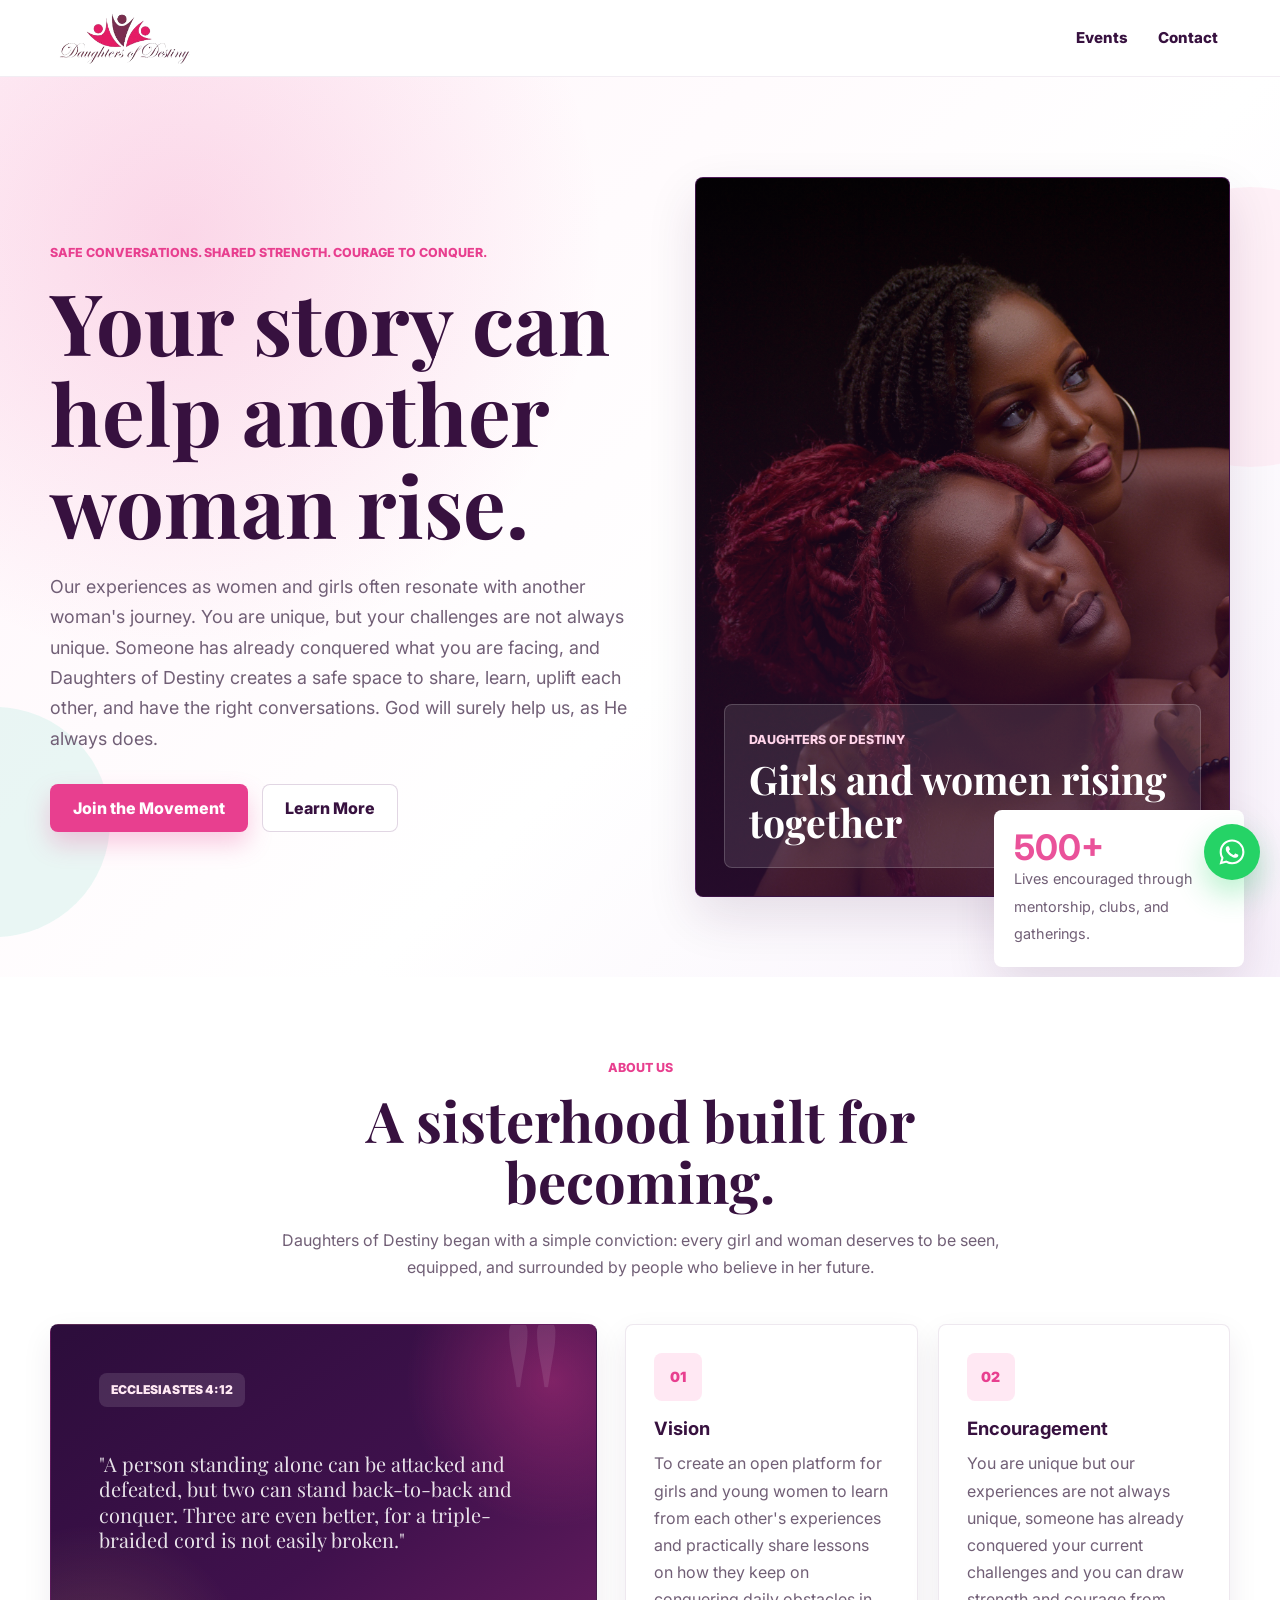
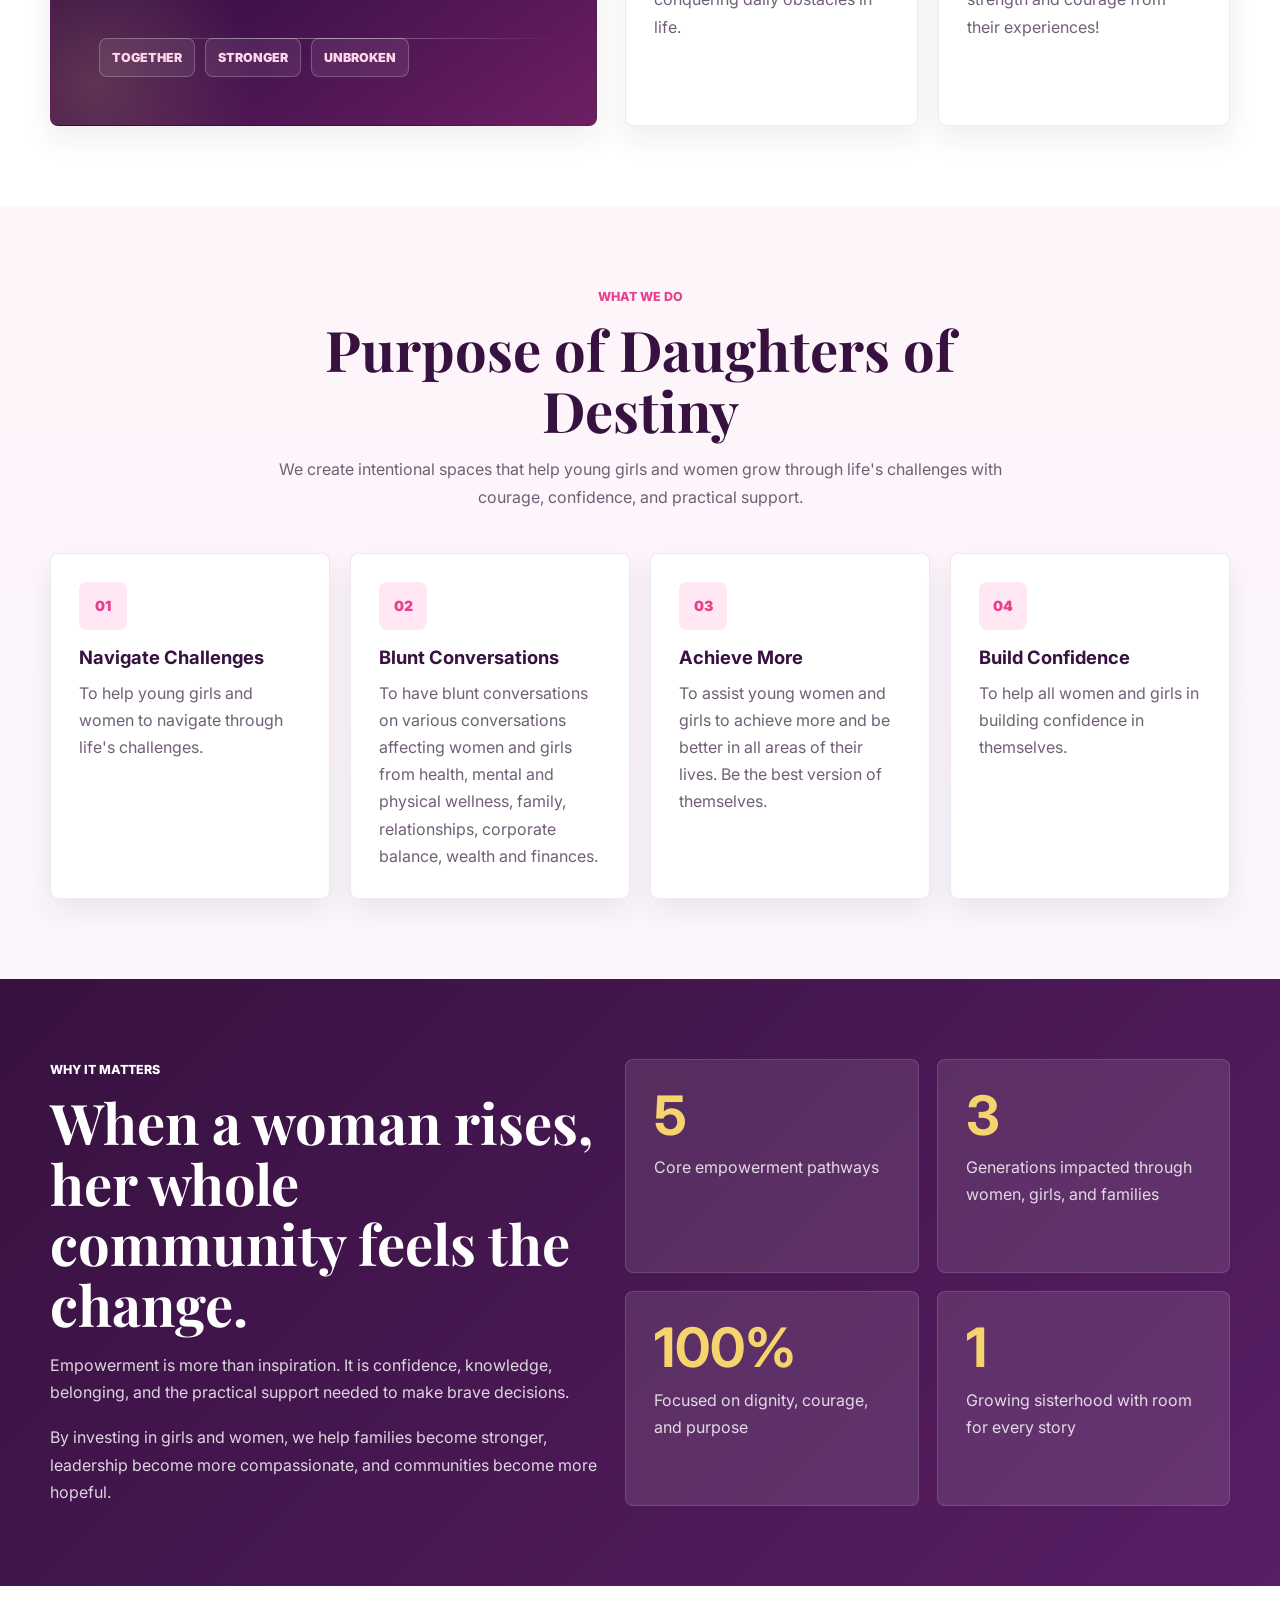
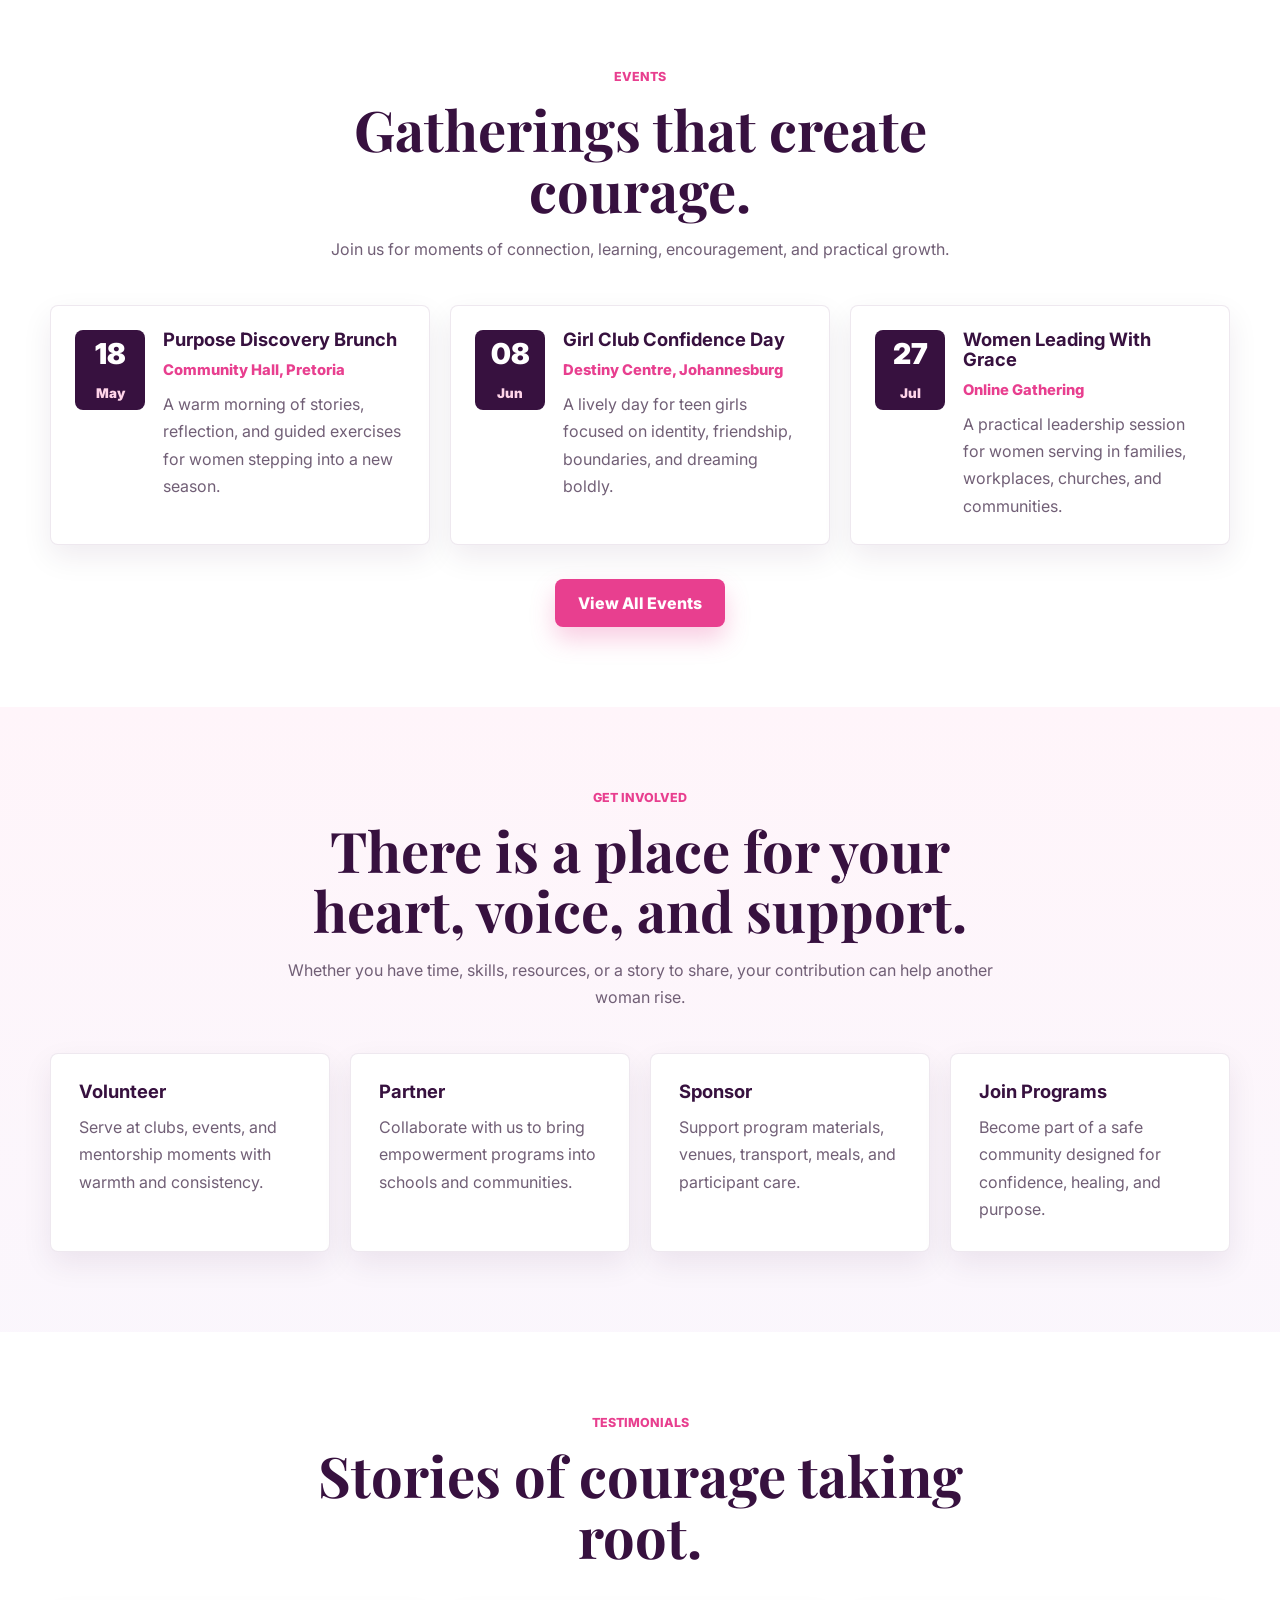
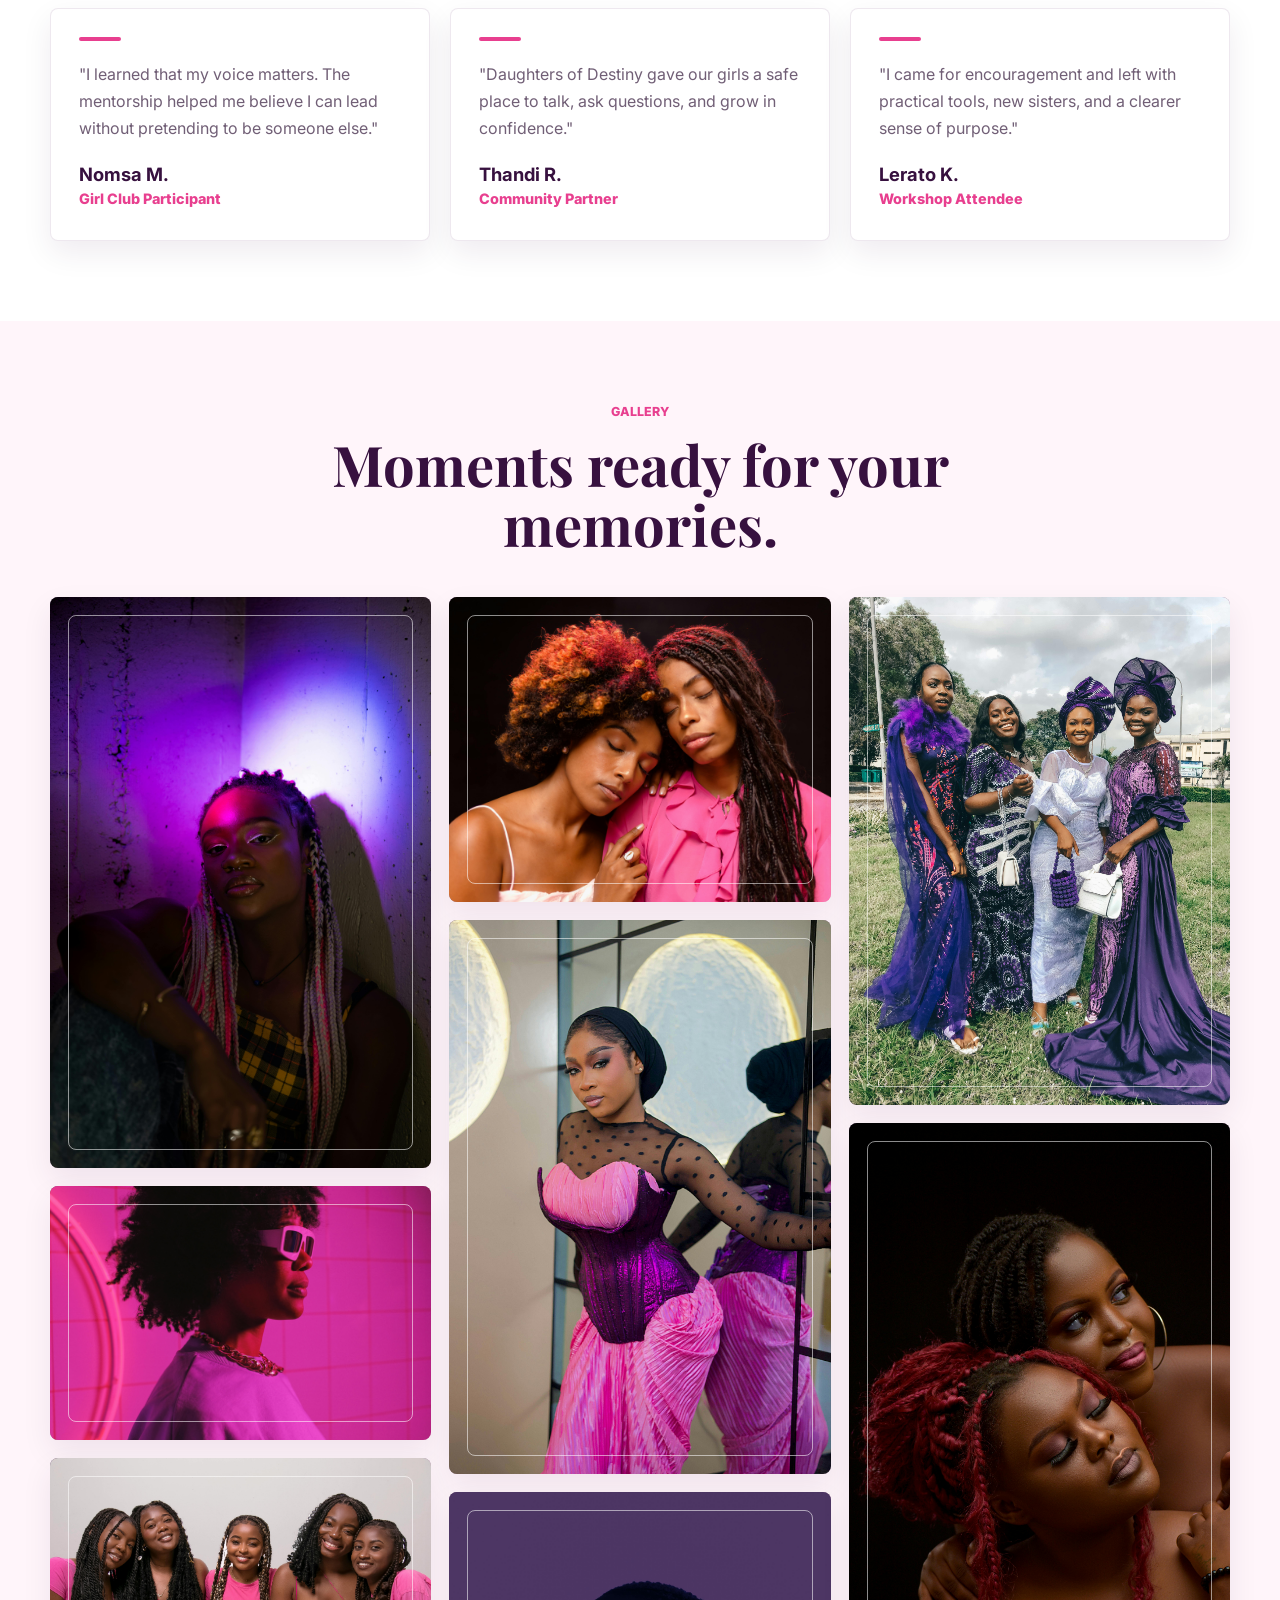
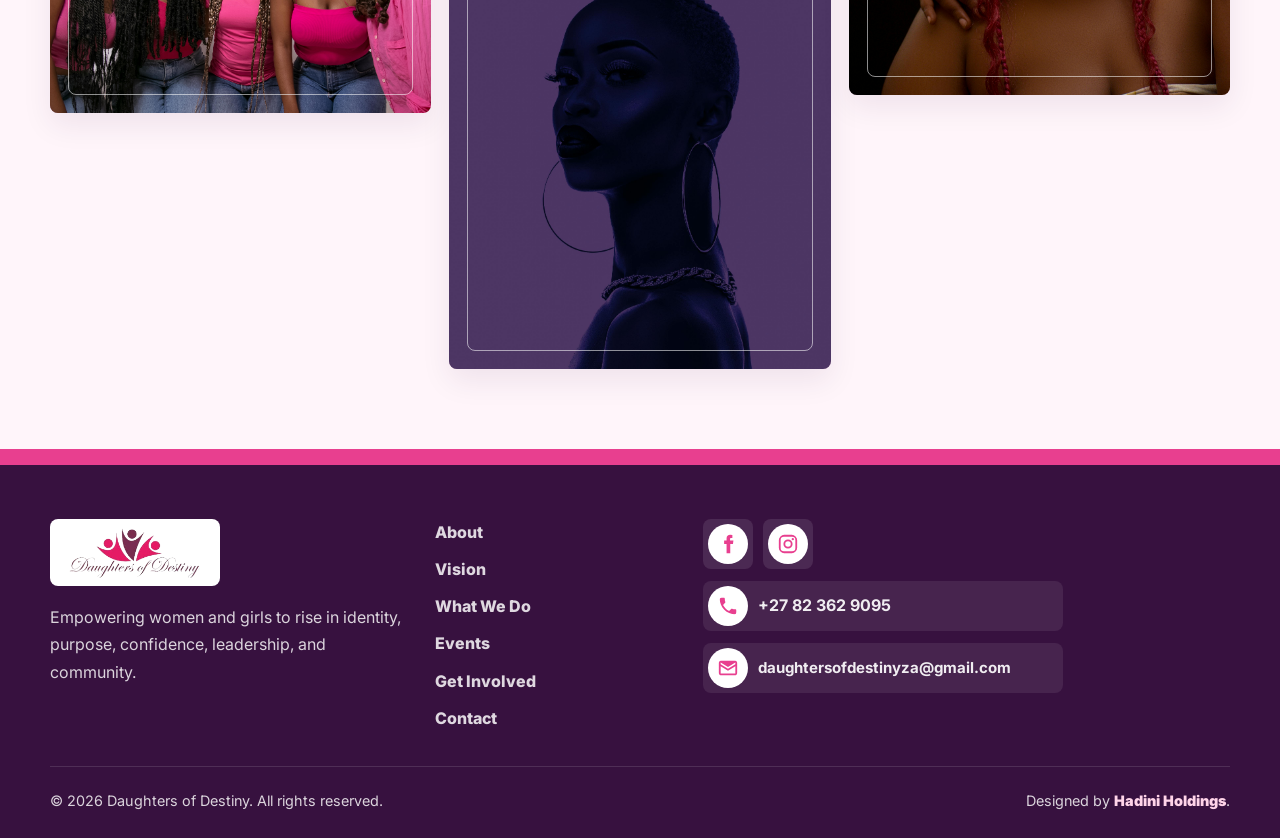
<file: index.html>
<!DOCTYPE html>
<html lang="en">
<head>
  <meta charset="UTF-8">
  <meta name="viewport" content="width=device-width, initial-scale=1.0">
  <title>Daughters of Destiny | Women Empowerment Organisation</title>
  <meta name="description" content="Daughters of Destiny empowers girls and women to discover identity, purpose, confidence, leadership, and community.">
  <link rel="icon" type="image/png" href="images/FAVICON.png">
  <link rel="preconnect" href="https://fonts.googleapis.com">
  <link rel="preconnect" href="https://fonts.gstatic.com" crossorigin>
  <link href="https://fonts.googleapis.com/css2?family=Inter:wght@400;500;600;700;800&family=Playfair+Display:wght@600;700&display=swap" rel="stylesheet">
  <link rel="stylesheet" href="style.css">
</head>
<body>
  <header class="site-header" id="top">
    <nav class="nav container" aria-label="Main navigation">
      <a class="brand" href="#top" aria-label="Daughters of Destiny home">
        <span class="brand-logo">
          <img src="images/LOGO.png" alt="Daughters of Destiny logo">
        </span>
      </a>
      <button class="menu-toggle" type="button" aria-label="Open navigation menu" aria-expanded="false">
        <span></span><span></span><span></span>
      </button>
      <div class="nav-links" id="navLinks">
        <a href="events.html">Events</a>
        <a href="contact.html">Contact</a>
      </div>
    </nav>
  </header>

  <main>
    <section class="hero section-pad" aria-labelledby="hero-title">
      <div class="hero-bg hero-bg-one"></div>
      <div class="hero-bg hero-bg-two"></div>
      <div class="container hero-grid">
        <div class="hero-copy reveal">
          <p class="eyebrow">Safe conversations. Shared strength. Courage to conquer.</p>
          <h1 id="hero-title">Your story can help another woman rise.</h1>
          <p class="hero-text">Our experiences as women and girls often resonate with another woman's journey. You are unique, but your challenges are not always unique. Someone has already conquered what you are facing, and Daughters of Destiny creates a safe space to share, learn, uplift each other, and have the right conversations. God will surely help us, as He always does.</p>
          <div class="hero-actions">
            <a class="btn btn-primary" href="#get-involved">Join the Movement</a>
            <a class="btn btn-secondary" href="#about">Learn More</a>
          </div>
        </div>
        <div class="hero-visual reveal" aria-label="Future image area for Daughters of Destiny photography">
          <div class="image-placeholder">
            <img class="hero-photo" src="images/HERP BG.jpg" alt="Daughters of Destiny women empowerment gathering">
            <div class="visual-note">
              <span>Daughters of Destiny</span>
              <strong>Girls and women rising together</strong>
            </div>
          </div>
          <div class="floating-card">
            <strong>500+</strong>
            <span>Lives encouraged through mentorship, clubs, and gatherings.</span>
          </div>
        </div>
      </div>
    </section>

    <section class="section-pad" id="about">
      <div class="container">
        <div class="section-heading reveal">
          <p class="eyebrow">About Us</p>
          <h2>A sisterhood built for becoming.</h2>
          <p>Daughters of Destiny began with a simple conviction: every girl and woman deserves to be seen, equipped, and surrounded by people who believe in her future.</p>
        </div>
        <div class="about-grid">
          <article class="story-panel reveal">
            <span class="verse-kicker">Ecclesiastes 4:12</span>
            <p>"A person standing alone can be attacked and defeated, but two can stand back-to-back and conquer. Three are even better, for a triple-braided cord is not easily broken."</p>
            <div class="verse-card-footer" aria-hidden="true">
              <span>Together</span>
              <span>Stronger</span>
              <span>Unbroken</span>
            </div>
          </article>
          <div class="mission-grid">
            <article class="info-card reveal">
              <span class="card-icon">01</span>
              <h3>Vision</h3>
              <p>To create an open platform for girls and young women to learn from each other's experiences and practically share lessons on how they keep on conquering daily obstacles in life.</p>
            </article>
            <article class="info-card reveal">
              <span class="card-icon">02</span>
              <h3>Encouragement</h3>
              <p>You are unique but our experiences are not always unique, someone has already conquered your current challenges and you can draw strength and courage from their experiences!</p>
            </article>
          </div>
        </div>
      </div>
    </section>

    <section class="section-pad soft-section" id="programs">
      <div class="container">
        <div class="section-heading reveal">
          <p class="eyebrow">What We Do</p>
          <h2>Purpose of Daughters of Destiny</h2>
          <p>We create intentional spaces that help young girls and women grow through life's challenges with courage, confidence, and practical support.</p>
        </div>
        <div class="cards-grid four-grid">
          <article class="service-card reveal"><span class="icon-badge">01</span><h3>Navigate Challenges</h3><p>To help young girls and women to navigate through life's challenges.</p></article>
          <article class="service-card reveal"><span class="icon-badge">02</span><h3>Blunt Conversations</h3><p>To have blunt conversations on various conversations affecting women and girls from health, mental and physical wellness, family, relationships, corporate balance, wealth and finances.</p></article>
          <article class="service-card reveal"><span class="icon-badge">03</span><h3>Achieve More</h3><p>To assist young women and girls to achieve more and be better in all areas of their lives. Be the best version of themselves.</p></article>
          <article class="service-card reveal"><span class="icon-badge">04</span><h3>Build Confidence</h3><p>To help all women and girls in building confidence in themselves.</p></article>
        </div>
      </div>
    </section>

    <section class="section-pad impact-section" id="impact">
      <div class="container impact-grid">
        <div class="impact-copy reveal">
          <p class="eyebrow">Why It Matters</p>
          <h2>When a woman rises, her whole community feels the change.</h2>
          <p>Empowerment is more than inspiration. It is confidence, knowledge, belonging, and the practical support needed to make brave decisions.</p>
          <p>By investing in girls and women, we help families become stronger, leadership become more compassionate, and communities become more hopeful.</p>
        </div>
        <div class="stats-grid">
          <article class="stat-card reveal"><strong>5</strong><span>Core empowerment pathways</span></article>
          <article class="stat-card reveal"><strong>3</strong><span>Generations impacted through women, girls, and families</span></article>
          <article class="stat-card reveal"><strong>100%</strong><span>Focused on dignity, courage, and purpose</span></article>
          <article class="stat-card reveal"><strong>1</strong><span>Growing sisterhood with room for every story</span></article>
        </div>
      </div>
    </section>

    <section class="section-pad" id="events">
      <div class="container">
        <div class="section-heading reveal">
          <p class="eyebrow">Events</p>
          <h2>Gatherings that create courage.</h2>
          <p>Join us for moments of connection, learning, encouragement, and practical growth.</p>
        </div>
        <div class="cards-grid three-grid">
          <article class="event-card reveal"><div class="event-date"><span>18</span><small>May</small></div><div><h3>Purpose Discovery Brunch</h3><p class="event-meta">Community Hall, Pretoria</p><p>A warm morning of stories, reflection, and guided exercises for women stepping into a new season.</p></div></article>
          <article class="event-card reveal"><div class="event-date"><span>08</span><small>Jun</small></div><div><h3>Girl Club Confidence Day</h3><p class="event-meta">Destiny Centre, Johannesburg</p><p>A lively day for teen girls focused on identity, friendship, boundaries, and dreaming boldly.</p></div></article>
          <article class="event-card reveal"><div class="event-date"><span>27</span><small>Jul</small></div><div><h3>Women Leading With Grace</h3><p class="event-meta">Online Gathering</p><p>A practical leadership session for women serving in families, workplaces, churches, and communities.</p></div></article>
        </div>
        <div class="center-action reveal"><a class="btn btn-primary" href="events.html">View All Events</a></div>
      </div>
    </section>

    <section class="section-pad soft-section" id="get-involved">
      <div class="container">
        <div class="section-heading reveal">
          <p class="eyebrow">Get Involved</p>
          <h2>There is a place for your heart, voice, and support.</h2>
          <p>Whether you have time, skills, resources, or a story to share, your contribution can help another woman rise.</p>
        </div>
        <div class="cards-grid four-grid">
          <article class="involved-card reveal"><h3>Volunteer</h3><p>Serve at clubs, events, and mentorship moments with warmth and consistency.</p></article>
          <article class="involved-card reveal"><h3>Partner</h3><p>Collaborate with us to bring empowerment programs into schools and communities.</p></article>
          <article class="involved-card reveal"><h3>Sponsor</h3><p>Support program materials, venues, transport, meals, and participant care.</p></article>
          <article class="involved-card reveal"><h3>Join Programs</h3><p>Become part of a safe community designed for confidence, healing, and purpose.</p></article>
        </div>
      </div>
    </section>

    <section class="section-pad testimonials" id="testimonials">
      <div class="container">
        <div class="section-heading reveal"><p class="eyebrow">Testimonials</p><h2>Stories of courage taking root.</h2></div>
        <div class="cards-grid three-grid">
          <article class="testimonial-card reveal"><p>"I learned that my voice matters. The mentorship helped me believe I can lead without pretending to be someone else."</p><h3>Nomsa M.</h3><span>Girl Club Participant</span></article>
          <article class="testimonial-card reveal"><p>"Daughters of Destiny gave our girls a safe place to talk, ask questions, and grow in confidence."</p><h3>Thandi R.</h3><span>Community Partner</span></article>
          <article class="testimonial-card reveal"><p>"I came for encouragement and left with practical tools, new sisters, and a clearer sense of purpose."</p><h3>Lerato K.</h3><span>Workshop Attendee</span></article>
        </div>
      </div>
    </section>

    <section class="section-pad gallery-section" id="gallery">
      <div class="container">
        <div class="section-heading reveal">
          <p class="eyebrow">Gallery</p>
          <h2>Moments ready for your memories.</h2>
        </div>
        <div class="gallery-grid reveal">
          <div class="gallery-item gallery-photo">
            <img src="images/P1.jpg" alt="Daughters of Destiny gallery photo 1">
          </div>
          <div class="gallery-item gallery-photo">
            <img src="images/P2.jpg" alt="Daughters of Destiny gallery photo 2">
          </div>
          <div class="gallery-item gallery-photo">
            <img src="images/P3.jpg" alt="Daughters of Destiny gallery photo 3">
          </div>
          <div class="gallery-item gallery-photo">
            <img src="images/P4.jpg" alt="Daughters of Destiny gallery photo 4">
          </div>
          <div class="gallery-item gallery-photo">
            <img src="images/P6.jpg" alt="Daughters of Destiny gallery photo 5">
          </div>
          <div class="gallery-item gallery-photo">
            <img src="images/P7.jpg" alt="Daughters of Destiny gallery photo 6">
          </div>
          <div class="gallery-item gallery-photo">
            <img src="images/P8.jpg" alt="Daughters of Destiny gallery photo 7">
          </div>
          <div class="gallery-item gallery-photo">
            <img src="images/HERP BG.jpg" alt="Daughters of Destiny gallery photo 8">
          </div>
        </div>
      </div>
    </section>

  </main>

  <footer class="site-footer">
    <div class="container footer-grid">
      <div>
        <a class="brand footer-brand" href="#top" aria-label="Daughters of Destiny home">
          <span class="brand-logo">
            <img src="images/LOGO.png" alt="Daughters of Destiny logo">
          </span>
        </a>
        <p>Empowering women and girls to rise in identity, purpose, confidence, leadership, and community.</p>
      </div>
      <div class="footer-links">
        <a href="#about">About</a>
        <a href="#vision">Vision</a>
        <a href="#programs">What We Do</a>
        <a href="events.html">Events</a>
        <a href="#get-involved">Get Involved</a>
        <a href="contact.html">Contact</a>
      </div>
      <div class="footer-social">
        <div class="footer-social-row" aria-label="Social media">
          <a class="icon-only" href="https://www.facebook.com/share/1CgmjnBc8n/?mibextid=wwXIfr" target="_blank" rel="noopener noreferrer" aria-label="Facebook">
            <svg viewBox="0 0 24 24" aria-hidden="true" focusable="false">
              <path d="M14.25 8.25V6.7c0-.74.18-1.2 1.18-1.2h1.34V2.2A18.3 18.3 0 0 0 14.4 2c-2.35 0-3.96 1.43-3.96 4.06v2.19H7.78v3.68h2.66V22h4.02V11.93h2.98l.45-3.68h-3.64Z"></path>
            </svg>
          </a>
          <a class="icon-only" href="https://www.instagram.com/daughtersofdestiny2020?igsh=eDkwMXY3c2tocGdi" target="_blank" rel="noopener noreferrer" aria-label="Instagram">
            <svg viewBox="0 0 24 24" aria-hidden="true" focusable="false">
              <path d="M7.8 2h8.4A5.8 5.8 0 0 1 22 7.8v8.4a5.8 5.8 0 0 1-5.8 5.8H7.8A5.8 5.8 0 0 1 2 16.2V7.8A5.8 5.8 0 0 1 7.8 2Zm-.2 2A3.6 3.6 0 0 0 4 7.6v8.8A3.6 3.6 0 0 0 7.6 20h8.8a3.6 3.6 0 0 0 3.6-3.6V7.6A3.6 3.6 0 0 0 16.4 4H7.6Zm9.65 1.5a1.25 1.25 0 1 1 0 2.5 1.25 1.25 0 0 1 0-2.5ZM12 7a5 5 0 1 1 0 10 5 5 0 0 1 0-10Zm0 2a3 3 0 1 0 0 6 3 3 0 0 0 0-6Z"></path>
            </svg>
          </a>
        </div>
        <a href="tel:+27823622095">
          <svg viewBox="0 0 24 24" aria-hidden="true" focusable="false">
            <path d="M6.62 10.79c1.44 2.83 3.76 5.15 6.59 6.59l2.2-2.2c.28-.28.68-.37 1.04-.25 1.15.38 2.39.59 3.55.59.55 0 1 .45 1 1V20c0 .55-.45 1-1 1C10.61 21 3 13.39 3 4c0-.55.45-1 1-1h3.49c.55 0 1 .45 1 1 0 1.16.2 2.4.59 3.55.11.36.03.76-.26 1.04l-2.2 2.2Z"></path>
          </svg>
          <span>+27 82 362 9095</span>
        </a>
        <a href="mailto:daughtersofdestinyza@gmail.com">
          <svg viewBox="0 0 24 24" aria-hidden="true" focusable="false">
            <path d="M4 4h16c1.1 0 2 .9 2 2v12c0 1.1-.9 2-2 2H4c-1.1 0-2-.9-2-2V6c0-1.1.9-2 2-2Zm8 8.7L20 7.8V6l-8 4.9L4 6v1.8l8 4.9Zm0 2.3L4 10.1V18h16v-7.9L12 15Z"></path>
          </svg>
          <span>daughtersofdestinyza@gmail.com</span>
        </a>
      </div>
    </div>
    <div class="container copyright">
      <p>&copy; <span id="year"></span> Daughters of Destiny. All rights reserved.</p>
      <p>Designed by <a href="https://hadiniholdings.co.za" target="_blank" rel="noopener noreferrer">Hadini Holdings</a>.</p>
    </div>
  </footer>

  <a class="whatsapp-float" href="https://wa.me/27823622095" target="_blank" rel="noopener noreferrer" aria-label="Chat with us on WhatsApp">
    <svg viewBox="0 0 24 24" aria-hidden="true" focusable="false">
      <path d="M12.04 2C6.58 2 2.14 6.43 2.14 11.9c0 1.74.46 3.44 1.32 4.94L2 22l5.29-1.39a9.86 9.86 0 0 0 4.75 1.21h.01c5.46 0 9.9-4.43 9.9-9.9C21.95 6.44 17.51 2 12.04 2Zm0 18.12h-.01a8.2 8.2 0 0 1-4.18-1.14l-.3-.18-3.14.82.84-3.06-.2-.31a8.2 8.2 0 0 1-1.25-4.35c0-4.54 3.7-8.23 8.25-8.23 2.2 0 4.27.86 5.82 2.42a8.18 8.18 0 0 1 2.41 5.83c0 4.54-3.7 8.2-8.24 8.2Zm4.52-6.14c-.25-.12-1.46-.72-1.68-.8-.23-.08-.39-.12-.56.12-.16.25-.64.8-.78.96-.14.17-.29.19-.54.06-.25-.12-1.05-.39-2-1.23a7.47 7.47 0 0 1-1.38-1.72c-.14-.25-.01-.38.11-.5.11-.11.25-.29.37-.43.12-.14.16-.25.25-.41.08-.17.04-.31-.02-.44-.06-.12-.56-1.34-.76-1.84-.2-.48-.41-.42-.56-.43h-.48c-.17 0-.44.06-.66.31-.23.25-.87.85-.87 2.07 0 1.21.89 2.39 1.01 2.55.12.17 1.75 2.68 4.25 3.75.59.26 1.05.41 1.41.52.59.19 1.13.16 1.56.1.48-.07 1.46-.6 1.67-1.17.2-.58.2-1.07.14-1.17-.06-.1-.23-.16-.48-.28Z"></path>
    </svg>
  </a>

  <script src="script.js"></script>
</body>
</html>
</file>
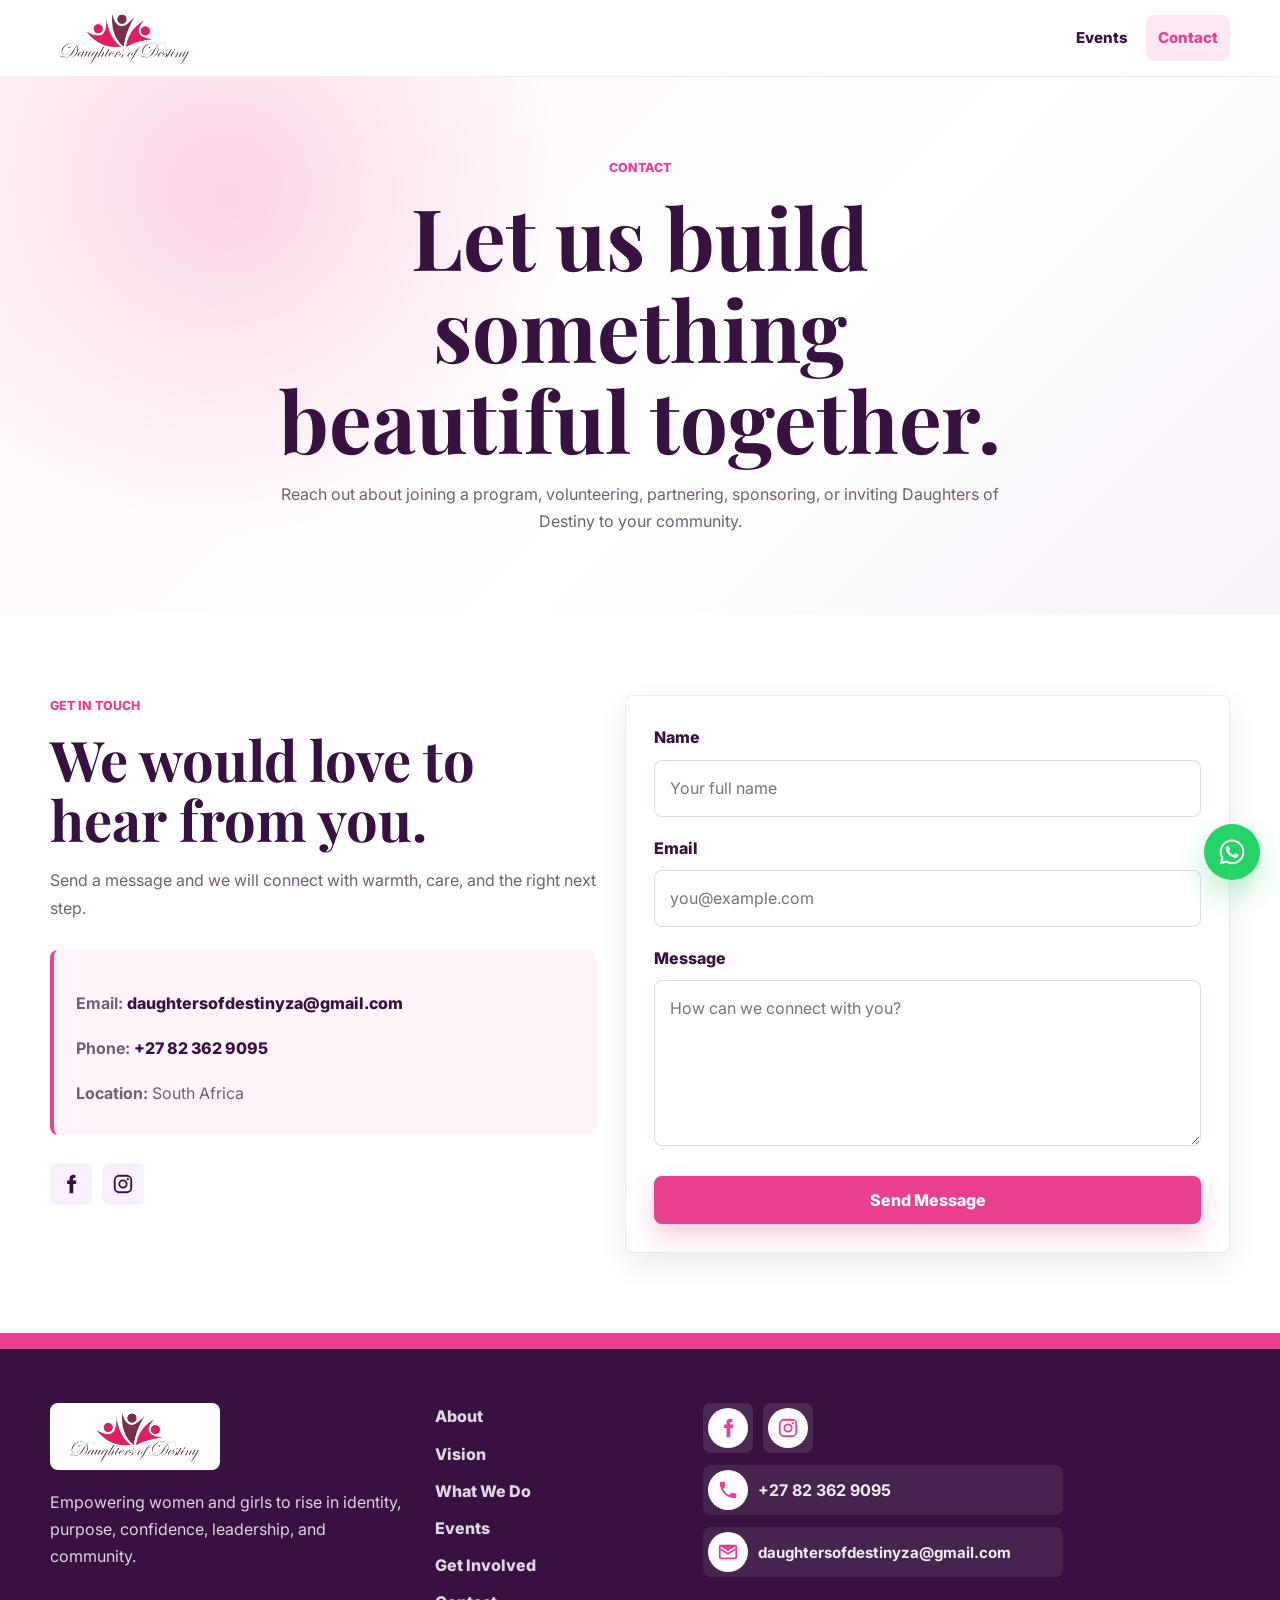
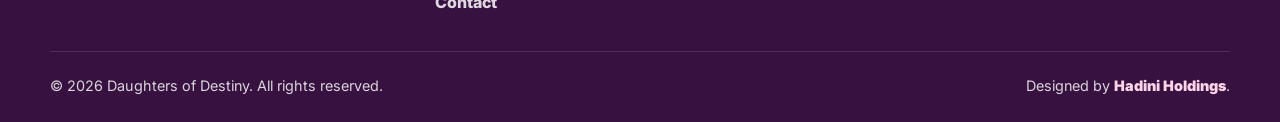
<file: contact.html>
<!DOCTYPE html>
<html lang="en">
<head>
  <meta charset="UTF-8">
  <meta name="viewport" content="width=device-width, initial-scale=1.0">
  <title>Contact | Daughters of Destiny</title>
  <meta name="description" content="Contact Daughters of Destiny about programs, volunteering, partnerships, sponsorships, and events.">
  <link rel="icon" type="image/png" href="images/FAVICON.png">
  <link rel="preconnect" href="https://fonts.googleapis.com">
  <link rel="preconnect" href="https://fonts.gstatic.com" crossorigin>
  <link href="https://fonts.googleapis.com/css2?family=Inter:wght@400;500;600;700;800&family=Playfair+Display:wght@600;700&display=swap" rel="stylesheet">
  <link rel="stylesheet" href="style.css">
</head>
<body>
  <header class="site-header" id="top">
    <nav class="nav container" aria-label="Main navigation">
      <a class="brand" href="index.html" aria-label="Daughters of Destiny home">
        <span class="brand-logo">
          <img src="images/LOGO.png" alt="Daughters of Destiny logo">
        </span>
      </a>
      <button class="menu-toggle" type="button" aria-label="Open navigation menu" aria-expanded="false">
        <span></span><span></span><span></span>
      </button>
      <div class="nav-links" id="navLinks">
        <a href="events.html">Events</a>
        <a class="active" href="contact.html">Contact</a>
      </div>
    </nav>
  </header>

  <main>
    <section class="contact-hero section-pad">
      <div class="container section-heading reveal">
        <p class="eyebrow">Contact</p>
        <h1>Let us build something beautiful together.</h1>
        <p>Reach out about joining a program, volunteering, partnering, sponsoring, or inviting Daughters of Destiny to your community.</p>
      </div>
    </section>

    <section class="section-pad contact-section">
      <div class="container contact-grid">
        <div class="contact-copy reveal">
          <p class="eyebrow">Get In Touch</p>
          <h2>We would love to hear from you.</h2>
          <p>Send a message and we will connect with warmth, care, and the right next step.</p>

          <div class="contact-details">
            <p><strong>Email:</strong> <a href="mailto:daughtersofdestinyza@gmail.com">daughtersofdestinyza@gmail.com</a></p>
            <p><strong>Phone:</strong> <a href="tel:+27823622095">+27 82 362 9095</a></p>
            <p><strong>Location:</strong> South Africa</p>
          </div>

          <div class="social-links" aria-label="Social media">
            <a href="https://www.facebook.com/share/1CgmjnBc8n/?mibextid=wwXIfr" target="_blank" rel="noopener noreferrer" aria-label="Facebook">
              <svg viewBox="0 0 24 24" aria-hidden="true" focusable="false">
                <path d="M14.25 8.25V6.7c0-.74.18-1.2 1.18-1.2h1.34V2.2A18.3 18.3 0 0 0 14.4 2c-2.35 0-3.96 1.43-3.96 4.06v2.19H7.78v3.68h2.66V22h4.02V11.93h2.98l.45-3.68h-3.64Z"></path>
              </svg>
            </a>
            <a href="https://www.instagram.com/daughtersofdestiny2020?igsh=eDkwMXY3c2tocGdi" target="_blank" rel="noopener noreferrer" aria-label="Instagram">
              <svg viewBox="0 0 24 24" aria-hidden="true" focusable="false">
                <path d="M7.8 2h8.4A5.8 5.8 0 0 1 22 7.8v8.4a5.8 5.8 0 0 1-5.8 5.8H7.8A5.8 5.8 0 0 1 2 16.2V7.8A5.8 5.8 0 0 1 7.8 2Zm-.2 2A3.6 3.6 0 0 0 4 7.6v8.8A3.6 3.6 0 0 0 7.6 20h8.8a3.6 3.6 0 0 0 3.6-3.6V7.6A3.6 3.6 0 0 0 16.4 4H7.6Zm9.65 1.5a1.25 1.25 0 1 1 0 2.5 1.25 1.25 0 0 1 0-2.5ZM12 7a5 5 0 1 1 0 10 5 5 0 0 1 0-10Zm0 2a3 3 0 1 0 0 6 3 3 0 0 0 0-6Z"></path>
              </svg>
            </a>
          </div>
        </div>

        <form class="contact-form reveal" id="contactForm" novalidate>
          <div class="form-message" id="formMessage" role="status" aria-live="polite"></div>

          <label for="name">Name</label>
          <input type="text" id="name" name="name" placeholder="Your full name" required>

          <label for="email">Email</label>
          <input type="email" id="email" name="email" placeholder="you@example.com" required>

          <label for="message">Message</label>
          <textarea id="message" name="message" rows="5" placeholder="How can we connect with you?" required></textarea>

          <button class="btn btn-primary" type="submit">Send Message</button>
        </form>
      </div>
    </section>
  </main>

  <footer class="site-footer">
    <div class="container footer-grid">
      <div>
        <a class="brand footer-brand" href="index.html" aria-label="Daughters of Destiny home">
          <span class="brand-logo">
            <img src="images/LOGO.png" alt="Daughters of Destiny logo">
          </span>
        </a>
        <p>Empowering women and girls to rise in identity, purpose, confidence, leadership, and community.</p>
      </div>
      <div class="footer-links">
        <a href="index.html#about">About</a>
        <a href="index.html#vision">Vision</a>
        <a href="index.html#programs">What We Do</a>
        <a href="events.html">Events</a>
        <a href="index.html#get-involved">Get Involved</a>
        <a href="contact.html">Contact</a>
      </div>
      <div class="footer-social">
        <div class="footer-social-row" aria-label="Social media">
          <a class="icon-only" href="https://www.facebook.com/share/1CgmjnBc8n/?mibextid=wwXIfr" target="_blank" rel="noopener noreferrer" aria-label="Facebook">
            <svg viewBox="0 0 24 24" aria-hidden="true" focusable="false">
              <path d="M14.25 8.25V6.7c0-.74.18-1.2 1.18-1.2h1.34V2.2A18.3 18.3 0 0 0 14.4 2c-2.35 0-3.96 1.43-3.96 4.06v2.19H7.78v3.68h2.66V22h4.02V11.93h2.98l.45-3.68h-3.64Z"></path>
            </svg>
          </a>
          <a class="icon-only" href="https://www.instagram.com/daughtersofdestiny2020?igsh=eDkwMXY3c2tocGdi" target="_blank" rel="noopener noreferrer" aria-label="Instagram">
            <svg viewBox="0 0 24 24" aria-hidden="true" focusable="false">
              <path d="M7.8 2h8.4A5.8 5.8 0 0 1 22 7.8v8.4a5.8 5.8 0 0 1-5.8 5.8H7.8A5.8 5.8 0 0 1 2 16.2V7.8A5.8 5.8 0 0 1 7.8 2Zm-.2 2A3.6 3.6 0 0 0 4 7.6v8.8A3.6 3.6 0 0 0 7.6 20h8.8a3.6 3.6 0 0 0 3.6-3.6V7.6A3.6 3.6 0 0 0 16.4 4H7.6Zm9.65 1.5a1.25 1.25 0 1 1 0 2.5 1.25 1.25 0 0 1 0-2.5ZM12 7a5 5 0 1 1 0 10 5 5 0 0 1 0-10Zm0 2a3 3 0 1 0 0 6 3 3 0 0 0 0-6Z"></path>
            </svg>
          </a>
        </div>
        <a href="tel:+27823622095">
          <svg viewBox="0 0 24 24" aria-hidden="true" focusable="false">
            <path d="M6.62 10.79c1.44 2.83 3.76 5.15 6.59 6.59l2.2-2.2c.28-.28.68-.37 1.04-.25 1.15.38 2.39.59 3.55.59.55 0 1 .45 1 1V20c0 .55-.45 1-1 1C10.61 21 3 13.39 3 4c0-.55.45-1 1-1h3.49c.55 0 1 .45 1 1 0 1.16.2 2.4.59 3.55.11.36.03.76-.26 1.04l-2.2 2.2Z"></path>
          </svg>
          <span>+27 82 362 9095</span>
        </a>
        <a href="mailto:daughtersofdestinyza@gmail.com">
          <svg viewBox="0 0 24 24" aria-hidden="true" focusable="false">
            <path d="M4 4h16c1.1 0 2 .9 2 2v12c0 1.1-.9 2-2 2H4c-1.1 0-2-.9-2-2V6c0-1.1.9-2 2-2Zm8 8.7L20 7.8V6l-8 4.9L4 6v1.8l8 4.9Zm0 2.3L4 10.1V18h16v-7.9L12 15Z"></path>
          </svg>
          <span>daughtersofdestinyza@gmail.com</span>
        </a>
      </div>
    </div>
    <div class="container copyright">
      <p>&copy; <span id="year"></span> Daughters of Destiny. All rights reserved.</p>
      <p>Designed by <a href="https://hadiniholdings.co.za" target="_blank" rel="noopener noreferrer">Hadini Holdings</a>.</p>
    </div>
  </footer>

  <a class="whatsapp-float" href="https://wa.me/27823622095" target="_blank" rel="noopener noreferrer" aria-label="Chat with us on WhatsApp">
    <svg viewBox="0 0 24 24" aria-hidden="true" focusable="false">
      <path d="M12.04 2C6.58 2 2.14 6.43 2.14 11.9c0 1.74.46 3.44 1.32 4.94L2 22l5.29-1.39a9.86 9.86 0 0 0 4.75 1.21h.01c5.46 0 9.9-4.43 9.9-9.9C21.95 6.44 17.51 2 12.04 2Zm0 18.12h-.01a8.2 8.2 0 0 1-4.18-1.14l-.3-.18-3.14.82.84-3.06-.2-.31a8.2 8.2 0 0 1-1.25-4.35c0-4.54 3.7-8.23 8.25-8.23 2.2 0 4.27.86 5.82 2.42a8.18 8.18 0 0 1 2.41 5.83c0 4.54-3.7 8.2-8.24 8.2Zm4.52-6.14c-.25-.12-1.46-.72-1.68-.8-.23-.08-.39-.12-.56.12-.16.25-.64.8-.78.96-.14.17-.29.19-.54.06-.25-.12-1.05-.39-2-1.23a7.47 7.47 0 0 1-1.38-1.72c-.14-.25-.01-.38.11-.5.11-.11.25-.29.37-.43.12-.14.16-.25.25-.41.08-.17.04-.31-.02-.44-.06-.12-.56-1.34-.76-1.84-.2-.48-.41-.42-.56-.43h-.48c-.17 0-.44.06-.66.31-.23.25-.87.85-.87 2.07 0 1.21.89 2.39 1.01 2.55.12.17 1.75 2.68 4.25 3.75.59.26 1.05.41 1.41.52.59.19 1.13.16 1.56.1.48-.07 1.46-.6 1.67-1.17.2-.58.2-1.07.14-1.17-.06-.1-.23-.16-.48-.28Z"></path>
    </svg>
  </a>

  <script src="script.js"></script>
</body>
</html>
</file>
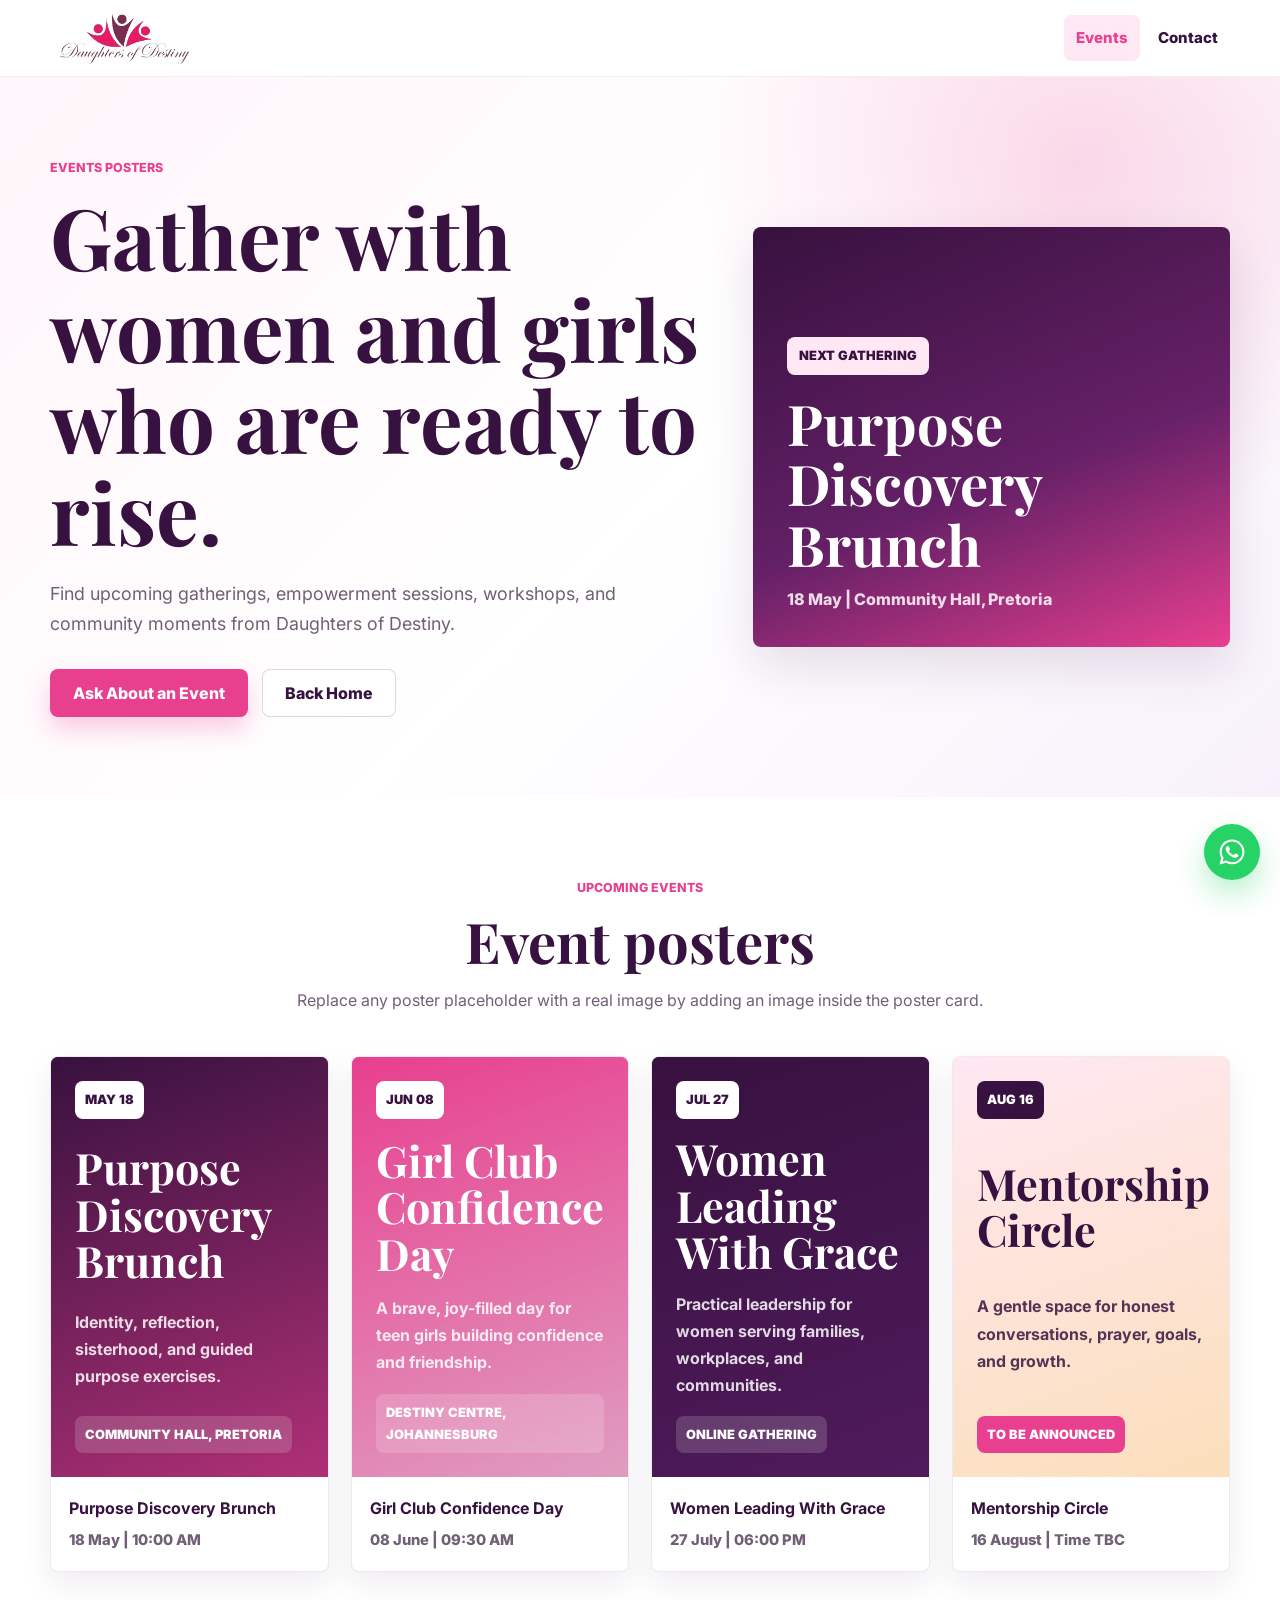
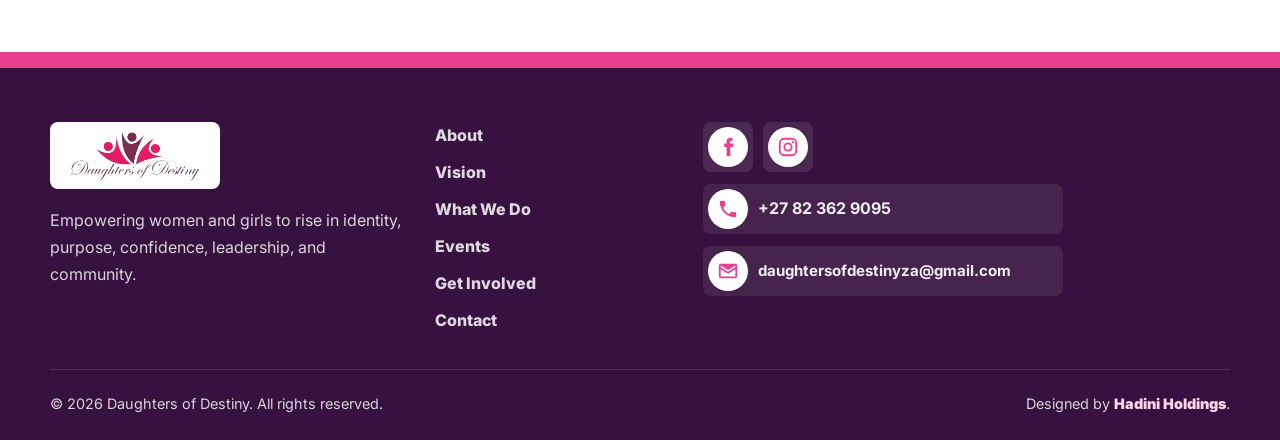
<file: events.html>
<!DOCTYPE html>
<html lang="en">
<head>
  <meta charset="UTF-8">
  <meta name="viewport" content="width=device-width, initial-scale=1.0">
  <title>Events | Daughters of Destiny</title>
  <meta name="description" content="View upcoming Daughters of Destiny event posters for empowerment sessions, girl clubs, workshops, and leadership gatherings.">
  <link rel="icon" type="image/png" href="images/FAVICON.png">
  <link rel="preconnect" href="https://fonts.googleapis.com">
  <link rel="preconnect" href="https://fonts.gstatic.com" crossorigin>
  <link href="https://fonts.googleapis.com/css2?family=Inter:wght@400;500;600;700;800&family=Playfair+Display:wght@600;700&display=swap" rel="stylesheet">
  <link rel="stylesheet" href="style.css">
</head>
<body>
  <header class="site-header" id="top">
    <nav class="nav container" aria-label="Main navigation">
      <a class="brand" href="index.html" aria-label="Daughters of Destiny home">
        <span class="brand-logo">
          <img src="images/LOGO.png" alt="Daughters of Destiny logo">
        </span>
      </a>
      <button class="menu-toggle" type="button" aria-label="Open navigation menu" aria-expanded="false">
        <span></span><span></span><span></span>
      </button>
      <div class="nav-links" id="navLinks">
        <a class="active" href="events.html">Events</a>
        <a href="contact.html">Contact</a>
      </div>
    </nav>
  </header>

  <main>
    <section class="events-hero section-pad">
      <div class="container events-hero-grid">
        <div class="reveal">
          <p class="eyebrow">Events Posters</p>
          <h1>Gather with women and girls who are ready to rise.</h1>
          <p class="hero-text">Find upcoming gatherings, empowerment sessions, workshops, and community moments from Daughters of Destiny.</p>
          <div class="hero-actions">
            <a class="btn btn-primary" href="contact.html">Ask About an Event</a>
            <a class="btn btn-secondary" href="index.html">Back Home</a>
          </div>
        </div>
        <div class="poster-feature reveal">
          <span class="poster-label">Next Gathering</span>
          <h2>Purpose Discovery Brunch</h2>
          <p>18 May | Community Hall, Pretoria</p>
        </div>
      </div>
    </section>

    <section class="section-pad poster-section">
      <div class="container">
        <div class="section-heading reveal">
          <p class="eyebrow">Upcoming Events</p>
          <h2>Event posters</h2>
          <p>Replace any poster placeholder with a real image by adding an image inside the poster card.</p>
        </div>

        <div class="poster-grid">
          <article class="event-poster reveal">
            <div class="poster-art">
              <span class="poster-month">May 18</span>
              <h3>Purpose Discovery Brunch</h3>
              <p>Identity, reflection, sisterhood, and guided purpose exercises.</p>
              <span class="poster-place">Community Hall, Pretoria</span>
            </div>
            <div class="poster-info">
              <strong>Purpose Discovery Brunch</strong>
              <span>18 May | 10:00 AM</span>
            </div>
          </article>

          <article class="event-poster reveal">
            <div class="poster-art poster-art-alt">
              <span class="poster-month">Jun 08</span>
              <h3>Girl Club Confidence Day</h3>
              <p>A brave, joy-filled day for teen girls building confidence and friendship.</p>
              <span class="poster-place">Destiny Centre, Johannesburg</span>
            </div>
            <div class="poster-info">
              <strong>Girl Club Confidence Day</strong>
              <span>08 June | 09:30 AM</span>
            </div>
          </article>

          <article class="event-poster reveal">
            <div class="poster-art poster-art-deep">
              <span class="poster-month">Jul 27</span>
              <h3>Women Leading With Grace</h3>
              <p>Practical leadership for women serving families, workplaces, and communities.</p>
              <span class="poster-place">Online Gathering</span>
            </div>
            <div class="poster-info">
              <strong>Women Leading With Grace</strong>
              <span>27 July | 06:00 PM</span>
            </div>
          </article>

          <article class="event-poster reveal">
            <div class="poster-art poster-art-soft">
              <span class="poster-month">Aug 16</span>
              <h3>Mentorship Circle</h3>
              <p>A gentle space for honest conversations, prayer, goals, and growth.</p>
              <span class="poster-place">To be announced</span>
            </div>
            <div class="poster-info">
              <strong>Mentorship Circle</strong>
              <span>16 August | Time TBC</span>
            </div>
          </article>
        </div>
      </div>
    </section>
  </main>

  <footer class="site-footer">
    <div class="container footer-grid">
      <div>
        <a class="brand footer-brand" href="index.html" aria-label="Daughters of Destiny home">
          <span class="brand-logo">
            <img src="images/LOGO.png" alt="Daughters of Destiny logo">
          </span>
        </a>
        <p>Empowering women and girls to rise in identity, purpose, confidence, leadership, and community.</p>
      </div>
      <div class="footer-links">
        <a href="index.html#about">About</a>
        <a href="index.html#vision">Vision</a>
        <a href="index.html#programs">What We Do</a>
        <a href="events.html">Events</a>
        <a href="index.html#get-involved">Get Involved</a>
        <a href="contact.html">Contact</a>
      </div>
      <div class="footer-social">
        <div class="footer-social-row" aria-label="Social media">
          <a class="icon-only" href="https://www.facebook.com/share/1CgmjnBc8n/?mibextid=wwXIfr" target="_blank" rel="noopener noreferrer" aria-label="Facebook">
            <svg viewBox="0 0 24 24" aria-hidden="true" focusable="false">
              <path d="M14.25 8.25V6.7c0-.74.18-1.2 1.18-1.2h1.34V2.2A18.3 18.3 0 0 0 14.4 2c-2.35 0-3.96 1.43-3.96 4.06v2.19H7.78v3.68h2.66V22h4.02V11.93h2.98l.45-3.68h-3.64Z"></path>
            </svg>
          </a>
          <a class="icon-only" href="https://www.instagram.com/daughtersofdestiny2020?igsh=eDkwMXY3c2tocGdi" target="_blank" rel="noopener noreferrer" aria-label="Instagram">
            <svg viewBox="0 0 24 24" aria-hidden="true" focusable="false">
              <path d="M7.8 2h8.4A5.8 5.8 0 0 1 22 7.8v8.4a5.8 5.8 0 0 1-5.8 5.8H7.8A5.8 5.8 0 0 1 2 16.2V7.8A5.8 5.8 0 0 1 7.8 2Zm-.2 2A3.6 3.6 0 0 0 4 7.6v8.8A3.6 3.6 0 0 0 7.6 20h8.8a3.6 3.6 0 0 0 3.6-3.6V7.6A3.6 3.6 0 0 0 16.4 4H7.6Zm9.65 1.5a1.25 1.25 0 1 1 0 2.5 1.25 1.25 0 0 1 0-2.5ZM12 7a5 5 0 1 1 0 10 5 5 0 0 1 0-10Zm0 2a3 3 0 1 0 0 6 3 3 0 0 0 0-6Z"></path>
            </svg>
          </a>
        </div>
        <a href="tel:+27823622095">
          <svg viewBox="0 0 24 24" aria-hidden="true" focusable="false">
            <path d="M6.62 10.79c1.44 2.83 3.76 5.15 6.59 6.59l2.2-2.2c.28-.28.68-.37 1.04-.25 1.15.38 2.39.59 3.55.59.55 0 1 .45 1 1V20c0 .55-.45 1-1 1C10.61 21 3 13.39 3 4c0-.55.45-1 1-1h3.49c.55 0 1 .45 1 1 0 1.16.2 2.4.59 3.55.11.36.03.76-.26 1.04l-2.2 2.2Z"></path>
          </svg>
          <span>+27 82 362 9095</span>
        </a>
        <a href="mailto:daughtersofdestinyza@gmail.com">
          <svg viewBox="0 0 24 24" aria-hidden="true" focusable="false">
            <path d="M4 4h16c1.1 0 2 .9 2 2v12c0 1.1-.9 2-2 2H4c-1.1 0-2-.9-2-2V6c0-1.1.9-2 2-2Zm8 8.7L20 7.8V6l-8 4.9L4 6v1.8l8 4.9Zm0 2.3L4 10.1V18h16v-7.9L12 15Z"></path>
          </svg>
          <span>daughtersofdestinyza@gmail.com</span>
        </a>
      </div>
    </div>
    <div class="container copyright">
      <p>&copy; <span id="year"></span> Daughters of Destiny. All rights reserved.</p>
      <p>Designed by <a href="https://hadiniholdings.co.za" target="_blank" rel="noopener noreferrer">Hadini Holdings</a>.</p>
    </div>
  </footer>

  <a class="whatsapp-float" href="https://wa.me/27823622095" target="_blank" rel="noopener noreferrer" aria-label="Chat with us on WhatsApp">
    <svg viewBox="0 0 24 24" aria-hidden="true" focusable="false">
      <path d="M12.04 2C6.58 2 2.14 6.43 2.14 11.9c0 1.74.46 3.44 1.32 4.94L2 22l5.29-1.39a9.86 9.86 0 0 0 4.75 1.21h.01c5.46 0 9.9-4.43 9.9-9.9C21.95 6.44 17.51 2 12.04 2Zm0 18.12h-.01a8.2 8.2 0 0 1-4.18-1.14l-.3-.18-3.14.82.84-3.06-.2-.31a8.2 8.2 0 0 1-1.25-4.35c0-4.54 3.7-8.23 8.25-8.23 2.2 0 4.27.86 5.82 2.42a8.18 8.18 0 0 1 2.41 5.83c0 4.54-3.7 8.2-8.24 8.2Zm4.52-6.14c-.25-.12-1.46-.72-1.68-.8-.23-.08-.39-.12-.56.12-.16.25-.64.8-.78.96-.14.17-.29.19-.54.06-.25-.12-1.05-.39-2-1.23a7.47 7.47 0 0 1-1.38-1.72c-.14-.25-.01-.38.11-.5.11-.11.25-.29.37-.43.12-.14.16-.25.25-.41.08-.17.04-.31-.02-.44-.06-.12-.56-1.34-.76-1.84-.2-.48-.41-.42-.56-.43h-.48c-.17 0-.44.06-.66.31-.23.25-.87.85-.87 2.07 0 1.21.89 2.39 1.01 2.55.12.17 1.75 2.68 4.25 3.75.59.26 1.05.41 1.41.52.59.19 1.13.16 1.56.1.48-.07 1.46-.6 1.67-1.17.2-.58.2-1.07.14-1.17-.06-.1-.23-.16-.48-.28Z"></path>
    </svg>
  </a>

  <script src="script.js"></script>
</body>
</html>
</file>
<file: style.css>
:root {
  --pink: #e83f8f;
  --pink-soft: #ffe8f3;
  --pink-pale: #fff5fa;
  --purple: #37113f;
  --purple-2: #5a1e67;
  --ink: #25172b;
  --muted: #715f76;
  --white: #ffffff;
  --lavender: #f8f1fb;
  --mint: #d8f3ed;
  --gold: #f6d36d;
  --shadow: 0 20px 50px rgba(55, 17, 63, 0.12);
  --shadow-soft: 0 12px 30px rgba(55, 17, 63, 0.08);
  --radius: 8px;
  --max-width: 1180px;
}

* {
  box-sizing: border-box;
}

html {
  scroll-behavior: smooth;
}

body {
  margin: 0;
  color: var(--ink);
  background: var(--white);
  font-family: "Inter", Arial, sans-serif;
  line-height: 1.7;
}

body.menu-open {
  overflow: hidden;
}

a {
  color: inherit;
  text-decoration: none;
}

button,
input,
textarea {
  font: inherit;
}

.container {
  width: min(calc(100% - 32px), var(--max-width));
  margin: 0 auto;
}

.section-pad {
  padding: 80px 0;
}

.eyebrow {
  margin: 0 0 12px;
  color: var(--pink);
  font-size: 0.78rem;
  font-weight: 800;
  letter-spacing: 0;
  text-transform: uppercase;
}

h1,
h2,
h3 {
  margin: 0;
  color: var(--purple);
  line-height: 1.08;
}

h1,
h2 {
  font-family: "Playfair Display", Georgia, serif;
}

h1 {
  font-size: clamp(2.7rem, 8vw, 5.3rem);
  max-width: 830px;
}

h2 {
  font-size: clamp(2rem, 5vw, 3.5rem);
}

h3 {
  font-size: 1.15rem;
}

p {
  margin: 0;
}

.section-heading {
  max-width: 730px;
  margin: 0 auto 42px;
  text-align: center;
}

.section-heading p:not(.eyebrow) {
  margin-top: 16px;
  color: var(--muted);
}

.btn {
  display: inline-flex;
  align-items: center;
  justify-content: center;
  min-height: 48px;
  padding: 13px 22px;
  border: 1px solid transparent;
  border-radius: var(--radius);
  cursor: pointer;
  font-weight: 800;
  line-height: 1;
  transition: transform 180ms ease, box-shadow 180ms ease, background 180ms ease, color 180ms ease, border-color 180ms ease;
}

.btn:hover,
.btn:focus-visible {
  transform: translateY(-2px);
}

.btn-primary {
  color: var(--white);
  background: var(--pink);
  box-shadow: 0 12px 24px rgba(232, 63, 143, 0.26);
}

.btn-primary:hover,
.btn-primary:focus-visible {
  background: #cf2f7b;
  box-shadow: 0 16px 30px rgba(232, 63, 143, 0.32);
}

.btn-secondary {
  color: var(--purple);
  background: var(--white);
  border-color: rgba(90, 30, 103, 0.18);
}

.btn-secondary:hover,
.btn-secondary:focus-visible {
  border-color: var(--pink);
  color: var(--pink);
}

/* Header */
.site-header {
  position: sticky;
  top: 0;
  z-index: 50;
  background: rgba(255, 255, 255, 0.9);
  border-bottom: 1px solid rgba(90, 30, 103, 0.08);
  backdrop-filter: blur(16px);
}

.nav {
  display: flex;
  align-items: center;
  justify-content: space-between;
  min-height: 76px;
}

.brand {
  display: inline-flex;
  align-items: center;
  gap: 12px;
  color: var(--purple);
}

.brand-logo {
  display: inline-flex;
  align-items: center;
  width: 150px;
  height: auto;
}

.brand-logo img {
  width: 100%;
  height: auto;
  object-fit: contain;
}

.brand strong,
.brand small {
  display: block;
  line-height: 1.1;
}

.brand small {
  color: var(--pink);
  font-weight: 800;
}

.nav-links {
  display: flex;
  align-items: center;
  gap: 6px;
}

.nav-links a {
  padding: 10px 12px;
  border-radius: var(--radius);
  color: var(--purple);
  font-size: 0.94rem;
  font-weight: 800;
  transition: background 180ms ease, color 180ms ease;
}

.nav-links a:hover,
.nav-links a.active {
  color: var(--pink);
  background: var(--pink-soft);
}

.menu-toggle {
  display: none;
  width: 44px;
  height: 44px;
  padding: 0;
  border: 0;
  border-radius: var(--radius);
  background: var(--pink-soft);
  cursor: pointer;
}

.menu-toggle span {
  display: block;
  width: 20px;
  height: 2px;
  margin: 5px auto;
  background: var(--purple);
  transition: transform 180ms ease, opacity 180ms ease;
}

.menu-toggle.is-open span:nth-child(1) {
  transform: translateY(7px) rotate(45deg);
}

.menu-toggle.is-open span:nth-child(2) {
  opacity: 0;
}

.menu-toggle.is-open span:nth-child(3) {
  transform: translateY(-7px) rotate(-45deg);
}

/* Hero */
.hero {
  position: relative;
  overflow: hidden;
  padding-top: 100px;
  background:
    radial-gradient(circle at 14% 18%, rgba(232, 63, 143, 0.18), transparent 32%),
    linear-gradient(135deg, var(--pink-pale) 0%, var(--white) 58%, var(--lavender) 100%);
}

.hero-bg {
  position: absolute;
  border-radius: 999px;
  opacity: 0.62;
  pointer-events: none;
}

.hero-bg-one {
  right: -110px;
  top: 110px;
  width: 280px;
  height: 280px;
  background: var(--pink-soft);
}

.hero-bg-two {
  left: -120px;
  bottom: 40px;
  width: 230px;
  height: 230px;
  background: rgba(216, 243, 237, 0.9);
}

.hero-grid {
  position: relative;
  display: grid;
  grid-template-columns: 1.05fr 0.95fr;
  gap: 54px;
  align-items: center;
}

.hero-text {
  max-width: 640px;
  margin: 22px 0 30px;
  color: var(--muted);
  font-size: 1.12rem;
}

.hero-actions {
  display: flex;
  flex-wrap: wrap;
  gap: 14px;
}

.hero-visual {
  position: relative;
  min-height: 560px;
}

.image-placeholder {
  position: relative;
  min-height: 720px;
  overflow: hidden;
  border: 1px solid rgba(90, 30, 103, 0.1);
  border-radius: var(--radius);
  background: linear-gradient(160deg, rgba(55, 17, 63, 0.92), rgba(90, 30, 103, 0.78)), var(--purple);
  box-shadow: var(--shadow);
}

.hero-photo {
  position: absolute;
  inset: 0;
  width: 100%;
  height: 100%;
  object-fit: cover;
}

.image-placeholder::after {
  content: "";
  position: absolute;
  inset: 0;
  background: linear-gradient(180deg, rgba(55, 17, 63, 0.06), rgba(55, 17, 63, 0.68));
}

.placeholder-window {
  position: absolute;
  inset: 28px 28px 132px;
  overflow: hidden;
  border-radius: var(--radius);
  background: linear-gradient(160deg, #ffe0ef 0%, #d8f3ed 58%, #f6d36d 100%);
}

.sun {
  position: absolute;
  right: 52px;
  top: 46px;
  width: 78px;
  height: 78px;
  border-radius: 50%;
  background: var(--gold);
  box-shadow: 0 0 0 18px rgba(246, 211, 109, 0.2);
}

.mountain {
  position: absolute;
  bottom: -28px;
  width: 70%;
  height: 52%;
  background: rgba(55, 17, 63, 0.9);
  clip-path: polygon(0 100%, 52% 0, 100% 100%);
}

.mountain-one {
  left: -12%;
}

.mountain-two {
  right: -18%;
  background: rgba(232, 63, 143, 0.8);
}

.visual-note {
  position: absolute;
  z-index: 1;
  right: 28px;
  bottom: 28px;
  left: 28px;
  padding: 24px;
  border-radius: var(--radius);
  color: var(--white);
  background: rgba(255, 255, 255, 0.1);
  border: 1px solid rgba(255, 255, 255, 0.18);
}

.visual-note span {
  display: block;
  color: #ffd4e9;
  font-size: 0.78rem;
  font-weight: 800;
  text-transform: uppercase;
}

.visual-note strong {
  display: block;
  margin-top: 8px;
  font-family: "Playfair Display", Georgia, serif;
  font-size: clamp(1.55rem, 4vw, 2.45rem);
  line-height: 1.08;
}

.floating-card {
  position: absolute;
  right: -14px;
  bottom: -70px;
  width: min(250px, 70%);
  padding: 20px;
  border-radius: var(--radius);
  background: var(--white);
  box-shadow: var(--shadow);
}

.floating-card strong {
  display: block;
  color: var(--pink);
  font-size: 2.2rem;
  line-height: 1;
}

.floating-card span {
  color: var(--muted);
  font-size: 0.9rem;
}

/* Cards and Sections */
.about-grid,
.contact-grid,
.impact-grid {
  display: grid;
  grid-template-columns: 0.95fr 1.05fr;
  gap: 28px;
  align-items: stretch;
}

.story-panel,
.info-card,
.service-card,
.event-card,
.involved-card,
.testimonial-card,
.stat-card,
.contact-form {
  border: 1px solid rgba(90, 30, 103, 0.1);
  border-radius: var(--radius);
  background: var(--white);
  box-shadow: var(--shadow-soft);
}

.story-panel {
  position: relative;
  min-height: 100%;
  display: flex;
  flex-direction: column;
  justify-content: space-between;
  overflow: hidden;
  padding: clamp(30px, 5vw, 48px);
  background:
    radial-gradient(circle at 92% 14%, rgba(232, 63, 143, 0.38), transparent 24%),
    radial-gradient(circle at 8% 90%, rgba(246, 211, 109, 0.18), transparent 26%),
    linear-gradient(145deg, #2c0d3b 0%, #40114d 54%, #6d1f62 100%);
  isolation: isolate;
}

.story-panel h3,
.story-panel p {
  color: var(--white);
}

.story-panel::before {
  content: "\"";
  position: absolute;
  top: -52px;
  right: 26px;
  z-index: -1;
  color: rgba(255, 255, 255, 0.1);
  font-family: "Playfair Display", Georgia, serif;
  font-size: clamp(9rem, 20vw, 16rem);
  line-height: 1;
}

.story-panel::after {
  content: "";
  position: absolute;
  inset: auto 34px 86px 34px;
  height: 1px;
  background: linear-gradient(90deg, transparent, rgba(255, 255, 255, 0.4), transparent);
}

.verse-kicker {
  width: fit-content;
  margin-bottom: 18px;
  padding: 7px 12px;
  border-radius: var(--radius);
  color: #ffe8f3;
  background: rgba(255, 255, 255, 0.12);
  font-size: 0.76rem;
  font-weight: 900;
  letter-spacing: 0;
  text-transform: uppercase;
}

.story-panel h3 {
  max-width: 420px;
  font-size: 10px;
}

.story-panel p {
  max-width: 620px;
  margin-top: 26px;
  color: rgba(255, 255, 255, 0.88);
  font-family: "Playfair Display", Georgia, serif;
  font-size: 20PX;
  line-height: 1.26;
}

.verse-card-footer {
  display: flex;
  flex-wrap: wrap;
  gap: 10px;
  margin-top: clamp(42px, 8vw, 86px);
}

.verse-card-footer span {
  padding: 8px 12px;
  border: 1px solid rgba(255, 255, 255, 0.22);
  border-radius: var(--radius);
  color: #ffd4e9;
  background: rgba(255, 255, 255, 0.08);
  font-size: 0.78rem;
  font-weight: 900;
  text-transform: uppercase;
}

.mission-grid {
  display: grid;
  grid-template-columns: 1fr 1fr;
  gap: 20px;
}

/* Vision */
.vision-section {
  background: var(--white);
}

.vision-panel {
  max-width: 760px;
  margin: 0 auto;
  text-align: center;
}

.vision-logo {
  width: min(100%, 520px);
  height: auto;
  margin: 0 auto 34px;
  display: block;
}

.vision-panel blockquote {
  margin: 0 auto;
  max-width: 620px;
  color: #8a285c;
  font-size: clamp(1.1rem, 3vw, 1.45rem);
  font-weight: 500;
  line-height: 1.35;
}

.scripture {
  margin-top: 26px;
  color: var(--pink);
  font-size: clamp(1.55rem, 5vw, 2.35rem);
  font-weight: 500;
  letter-spacing: 0.08em;
}

.vision-panel h2 {
  margin-top: 30px;
  color: var(--pink);
  font-family: "Inter", Arial, sans-serif;
  font-size: clamp(2rem, 6vw, 3rem);
  font-weight: 500;
}

.vision-copy,
.vision-note {
  max-width: 680px;
  margin: 12px auto 0;
  color: #2f2933;
  font-size: clamp(1.08rem, 3vw, 1.55rem);
  line-height: 1.32;
}

.vision-divider {
  display: flex;
  align-items: center;
  justify-content: center;
  width: min(100%, 420px);
  margin: 34px auto;
  color: #8a285c;
}

.vision-divider::before,
.vision-divider::after {
  content: "";
  flex: 1;
  height: 2px;
  background: currentColor;
}

.vision-divider span {
  position: relative;
  width: 36px;
  height: 36px;
  margin: 0 8px;
}

.vision-divider span::before,
.vision-divider span::after {
  content: "";
  position: absolute;
  inset: 8px 15px;
  border-radius: 999px;
  background: currentColor;
}

.vision-divider span::after {
  transform: rotate(90deg);
}

.vision-note {
  max-width: 650px;
}

.info-card,
.service-card,
.involved-card,
.testimonial-card {
  padding: 28px;
}

.info-card p,
.service-card p,
.involved-card p,
.testimonial-card p {
  margin-top: 12px;
  color: var(--muted);
}

.card-icon,
.icon-badge {
  display: inline-grid;
  width: 48px;
  height: 48px;
  margin-bottom: 18px;
  place-items: center;
  border-radius: var(--radius);
  color: var(--pink);
  background: var(--pink-soft);
  font-size: 0.88rem;
  font-weight: 900;
}

.soft-section {
  background: linear-gradient(180deg, var(--pink-pale), rgba(248, 241, 251, 0.62));
}

.cards-grid {
  display: grid;
  gap: 20px;
}

.five-grid {
  grid-template-columns: repeat(5, 1fr);
}

.four-grid {
  grid-template-columns: repeat(4, 1fr);
}

.three-grid {
  grid-template-columns: repeat(3, 1fr);
}

.service-card,
.involved-card,
.event-card,
.testimonial-card,
.info-card {
  transition: transform 180ms ease, box-shadow 180ms ease, border-color 180ms ease;
}

.service-card:hover,
.involved-card:hover,
.event-card:hover,
.testimonial-card:hover,
.info-card:hover {
  border-color: rgba(232, 63, 143, 0.3);
  box-shadow: var(--shadow);
  transform: translateY(-5px);
}

/* Impact */
.impact-section {
  color: var(--white);
  background: linear-gradient(135deg, rgba(55, 17, 63, 0.96), rgba(90, 30, 103, 0.95)), var(--purple);
}

.impact-section h2,
.impact-section .eyebrow {
  color: var(--white);
}

.impact-copy p:not(.eyebrow) {
  margin-top: 18px;
  color: rgba(255, 255, 255, 0.82);
}

.stats-grid {
  display: grid;
  grid-template-columns: 1fr 1fr;
  gap: 18px;
}

.stat-card {
  padding: 28px;
  background: rgba(255, 255, 255, 0.1);
  border-color: rgba(255, 255, 255, 0.12);
  box-shadow: none;
}

.stat-card strong {
  display: block;
  color: var(--gold);
  font-size: clamp(2rem, 6vw, 3.4rem);
  line-height: 1;
}

.stat-card span {
  display: block;
  margin-top: 12px;
  color: rgba(255, 255, 255, 0.82);
}

/* Events */
.event-card {
  display: flex;
  gap: 18px;
  padding: 24px;
}

.event-date {
  flex: 0 0 70px;
  display: grid;
  height: 80px;
  place-items: center;
  border-radius: var(--radius);
  color: var(--white);
  background: var(--purple);
}

.event-date span,
.event-date small {
  display: block;
  line-height: 1;
}

.event-date span {
  font-size: 1.8rem;
  font-weight: 900;
}

.event-date small {
  color: #ffd4e9;
  font-weight: 900;
}

.event-meta {
  margin: 8px 0;
  color: var(--pink);
  font-size: 0.92rem;
  font-weight: 800;
}

.event-card p:last-child {
  color: var(--muted);
}

.center-action {
  margin-top: 34px;
  text-align: center;
}

/* Events Page */
.events-hero {
  position: relative;
  overflow: hidden;
  background:
    radial-gradient(circle at 84% 12%, rgba(232, 63, 143, 0.2), transparent 30%),
    linear-gradient(135deg, var(--pink-pale), var(--white) 54%, var(--lavender));
}

.events-hero-grid {
  display: grid;
  grid-template-columns: 1fr 0.72fr;
  gap: 40px;
  align-items: center;
}

.poster-feature {
  min-height: 420px;
  display: flex;
  flex-direction: column;
  justify-content: flex-end;
  padding: 34px;
  border-radius: var(--radius);
  color: var(--white);
  background:
    linear-gradient(150deg, rgba(55, 17, 63, 0.25), rgba(232, 63, 143, 0.18)),
    linear-gradient(160deg, var(--purple), var(--purple-2) 58%, var(--pink));
  box-shadow: var(--shadow);
}

.poster-feature h2 {
  color: var(--white);
}

.poster-feature p {
  margin-top: 12px;
  color: rgba(255, 255, 255, 0.84);
  font-weight: 800;
}

.poster-label,
.poster-month,
.poster-place {
  display: inline-flex;
  width: fit-content;
  border-radius: var(--radius);
  font-size: 0.8rem;
  font-weight: 900;
  text-transform: uppercase;
}

.poster-label {
  margin-bottom: 18px;
  padding: 8px 12px;
  color: var(--purple);
  background: var(--pink-soft);
}

.poster-section {
  background: var(--white);
}

.poster-grid {
  display: grid;
  grid-template-columns: repeat(4, 1fr);
  gap: 22px;
}

.event-poster {
  overflow: hidden;
  border: 1px solid rgba(90, 30, 103, 0.1);
  border-radius: var(--radius);
  background: var(--white);
  box-shadow: var(--shadow-soft);
  transition: transform 180ms ease, box-shadow 180ms ease, border-color 180ms ease;
}

.event-poster:hover {
  border-color: rgba(232, 63, 143, 0.3);
  box-shadow: var(--shadow);
  transform: translateY(-5px);
}

.poster-art {
  min-height: 420px;
  display: flex;
  flex-direction: column;
  justify-content: space-between;
  padding: 24px;
  color: var(--white);
  background:
    linear-gradient(160deg, rgba(55, 17, 63, 0.96), rgba(232, 63, 143, 0.68)),
    var(--purple);
}

.poster-art-alt {
  background:
    linear-gradient(160deg, rgba(232, 63, 143, 0.84), rgba(216, 243, 237, 0.52)),
    var(--pink);
}

.poster-art-deep {
  background:
    linear-gradient(160deg, rgba(55, 17, 63, 0.98), rgba(90, 30, 103, 0.72)),
    var(--purple);
}

.poster-art-soft {
  color: var(--purple);
  background:
    linear-gradient(160deg, rgba(255, 232, 243, 0.94), rgba(246, 211, 109, 0.42)),
    var(--pink-soft);
}

.poster-art h3 {
  color: inherit;
  font-family: "Playfair Display", Georgia, serif;
  font-size: clamp(1.8rem, 4vw, 2.7rem);
}

.poster-art p {
  color: currentColor;
  opacity: 0.84;
  font-weight: 700;
}

.poster-month {
  padding: 8px 10px;
  color: var(--purple);
  background: var(--white);
}

.poster-art-soft .poster-month {
  color: var(--white);
  background: var(--purple);
}

.poster-place {
  padding: 8px 10px;
  background: rgba(255, 255, 255, 0.16);
}

.poster-art-soft .poster-place {
  color: var(--white);
  background: var(--pink);
}

.poster-info {
  display: grid;
  gap: 5px;
  padding: 18px;
}

.poster-info strong {
  color: var(--purple);
}

.poster-info span {
  color: var(--muted);
  font-size: 0.92rem;
  font-weight: 800;
}

/* Testimonials */
.testimonial-card {
  position: relative;
}

.testimonial-card::before {
  content: "";
  display: block;
  width: 42px;
  height: 4px;
  margin-bottom: 20px;
  border-radius: 999px;
  background: var(--pink);
}

.testimonial-card h3 {
  margin-top: 22px;
}

.testimonial-card span {
  color: var(--pink);
  font-size: 0.9rem;
  font-weight: 800;
}

/* Gallery */
.gallery-section {
  background: var(--pink-pale);
}

.gallery-grid {
  column-count: 3;
  column-gap: 18px;
}

.gallery-item {
  display: grid;
  position: relative;
  overflow: hidden;
  break-inside: avoid;
  margin-bottom: 18px;
  place-items: end start;
  padding: 18px;
  border-radius: var(--radius);
  background: linear-gradient(135deg, rgba(55, 17, 63, 0.76), rgba(232, 63, 143, 0.36)), linear-gradient(145deg, var(--lavender), var(--mint));
  box-shadow: var(--shadow-soft);
}

.gallery-item::after {
  content: "";
  position: absolute;
  inset: 18px;
  border: 1px solid rgba(255, 255, 255, 0.42);
  border-radius: var(--radius);
}

.gallery-item span {
  position: relative;
  z-index: 1;
  color: var(--white);
  font-weight: 900;
}

.gallery-photo {
  padding: 0;
}

.gallery-photo img {
  width: 100%;
  height: auto;
  display: block;
}

.gallery-photo::after {
  border-color: rgba(255, 255, 255, 0.55);
}

/* Contact */
.contact-hero {
  background:
    radial-gradient(circle at 18% 22%, rgba(232, 63, 143, 0.18), transparent 30%),
    linear-gradient(135deg, var(--pink-pale), var(--white) 58%, var(--lavender));
}

.contact-hero .section-heading {
  margin-bottom: 0;
}

.contact-hero .section-heading p:not(.eyebrow) {
  max-width: 720px;
  margin-right: auto;
  margin-left: auto;
}

.contact-copy p:not(.eyebrow) {
  margin-top: 18px;
  color: var(--muted);
}

.contact-details {
  margin: 28px 0;
  padding: 22px;
  border-left: 4px solid var(--pink);
  border-radius: var(--radius);
  background: var(--pink-pale);
}

.contact-details p {
  margin: 6px 0;
}

.contact-details a {
  color: var(--purple);
  font-weight: 800;
}

.social-links {
  display: flex;
  gap: 10px;
}

.social-links a {
  display: grid;
  width: 42px;
  height: 42px;
  place-items: center;
  border-radius: var(--radius);
  font-weight: 900;
}

.social-links svg {
  width: 22px;
  height: 22px;
  fill: currentColor;
}

.social-links a {
  color: var(--purple);
  background: var(--lavender);
}

.social-links a:hover {
  color: var(--white);
  background: var(--pink);
}

.contact-form {
  padding: 28px;
}

.contact-form label {
  display: block;
  margin: 18px 0 8px;
  color: var(--purple);
  font-weight: 800;
}

.contact-form label:first-of-type {
  margin-top: 0;
}

.contact-form input,
.contact-form textarea {
  width: 100%;
  border: 1px solid rgba(90, 30, 103, 0.16);
  border-radius: var(--radius);
  padding: 14px 15px;
  color: var(--ink);
  background: var(--white);
  outline: none;
  transition: border-color 180ms ease, box-shadow 180ms ease;
}

.contact-form textarea {
  resize: vertical;
  min-height: 150px;
}

.contact-form input:focus,
.contact-form textarea:focus {
  border-color: var(--pink);
  box-shadow: 0 0 0 4px rgba(232, 63, 143, 0.12);
}

.contact-form .btn {
  width: 100%;
  margin-top: 22px;
}

.form-message {
  display: none;
  padding: 12px 14px;
  border-radius: var(--radius);
  font-weight: 800;
}

.form-message.show {
  display: block;
}

.form-message.error {
  color: #7b1640;
  background: #ffe1ee;
}

.form-message.success {
  color: #185d50;
  background: var(--mint);
}

/* Footer */
.site-footer {
  padding: 54px 0 24px;
  border-top: 16px solid var(--pink);
  color: rgba(255, 255, 255, 0.82);
  background: var(--purple);
}

.footer-grid {
  display: grid;
  grid-template-columns: 0.9fr 0.6fr minmax(460px, 1.35fr);
  gap: 34px;
  align-items: start;
}

.footer-brand {
  color: var(--white);
}

.footer-brand .brand-logo {
  width: 170px;
  padding: 8px 10px;
  border-radius: var(--radius);
  background: var(--white);
}

.site-footer p {
  max-width: 420px;
  margin-top: 18px;
}

.footer-links {
  display: grid;
  gap: 10px;
}

.footer-links a {
  color: rgba(255, 255, 255, 0.84);
  font-weight: 800;
}

.footer-links a:hover {
  color: #ffd4e9;
}

.footer-social a {
  color: var(--white);
  background: rgba(255, 255, 255, 0.1);
}

.footer-social a:hover {
  background: var(--pink);
}

.footer-social {
  display: grid;
  gap: 12px;
  justify-items: start;
}

.footer-social a {
  width: min(100%, 360px);
  min-height: 50px;
  display: inline-flex;
  align-items: center;
  gap: 10px;
  padding: 5px 14px 5px 5px;
  border-radius: var(--radius);
  color: rgba(255, 255, 255, 0.92);
  background: rgba(255, 255, 255, 0.08);
  font-weight: 700;
}

.footer-social-row {
  display: flex;
  gap: 10px;
}

.footer-social a.icon-only {
  width: 50px;
  min-width: 50px;
  justify-content: center;
  padding: 5px;
  background: rgba(255, 255, 255, 0.1);
}

.footer-social svg {
  flex: 0 0 auto;
  width: 40px;
  height: 40px;
  padding: 9px;
  border-radius: 999px;
  color: var(--pink);
  fill: currentColor;
  background: var(--white);
}

.footer-social span {
  white-space: nowrap;
}

.footer-social a[href^="mailto:"] span {
  font-size: 0.94rem;
}

.copyright {
  margin-top: 34px;
  padding-top: 22px;
  border-top: 1px solid rgba(255, 255, 255, 0.12);
  display: flex;
  align-items: center;
  justify-content: space-between;
  gap: 16px;
}

.copyright p {
  max-width: none;
  margin: 0;
  font-size: 0.9rem;
}

.copyright p + p {
  margin-top: 0;
  text-align: right;
}

.copyright a {
  color: #ffd4e9;
  font-weight: 900;
}

.copyright a:hover {
  color: var(--white);
}

/* WhatsApp */
.whatsapp-float {
  position: fixed;
  right: 20px;
  bottom: 20px;
  z-index: 80;
  display: grid;
  width: 56px;
  height: 56px;
  place-items: center;
  border-radius: 999px;
  color: var(--white);
  background: #25d366;
  box-shadow: 0 14px 30px rgba(37, 211, 102, 0.32);
  transition: transform 180ms ease, box-shadow 180ms ease, background 180ms ease;
}

.whatsapp-float:hover,
.whatsapp-float:focus-visible {
  background: #1fbd5a;
  box-shadow: 0 18px 36px rgba(37, 211, 102, 0.4);
  transform: translateY(-2px);
}

.whatsapp-float svg {
  width: 30px;
  height: 30px;
  fill: currentColor;
}

/* Reveal Animations */
.reveal {
  opacity: 0;
  transform: translateY(24px);
  transition: opacity 620ms ease, transform 620ms ease;
}

.reveal.is-visible {
  opacity: 1;
  transform: translateY(0);
}

/* Responsive */
@media (max-width: 1040px) {
  .five-grid,
  .four-grid {
    grid-template-columns: repeat(2, 1fr);
  }

  .three-grid,
  .hero-grid,
  .about-grid,
  .contact-grid,
  .impact-grid,
  .events-hero-grid {
    grid-template-columns: 1fr;
  }

  .poster-grid {
    grid-template-columns: repeat(2, 1fr);
  }

  .hero-visual {
    min-height: auto;
  }

  .image-placeholder {
    min-height: 470px;
  }

  .story-panel {
    min-height: 430px;
  }
}

@media (max-width: 780px) {
  .section-pad {
    padding: 62px 0;
  }

  .menu-toggle {
    display: block;
  }

  .nav-links {
    position: fixed;
    top: 76px;
    right: 16px;
    left: 16px;
    display: grid;
    gap: 6px;
    padding: 16px;
    border: 1px solid rgba(90, 30, 103, 0.1);
    border-radius: var(--radius);
    background: var(--white);
    box-shadow: var(--shadow);
    opacity: 0;
    visibility: hidden;
    transform: translateY(-10px);
    transition: opacity 180ms ease, transform 180ms ease, visibility 180ms ease;
  }

  .nav-links.is-open {
    opacity: 1;
    visibility: visible;
    transform: translateY(0);
  }

  .nav-links a {
    padding: 13px 14px;
  }

  .hero {
    padding-top: 74px;
  }

  .hero-grid {
    gap: 36px;
  }

  .hero-actions .btn {
    width: 100%;
  }

  .mission-grid,
  .stats-grid,
  .five-grid,
  .four-grid {
    grid-template-columns: 1fr;
  }

  .gallery-grid {
    column-count: 2;
  }

  .footer-grid {
    grid-template-columns: 1fr;
  }

  .story-panel::after {
    bottom: 92px;
  }

  .footer-social a.icon-only {
    width: 50px;
  }

  .footer-social span {
    white-space: nowrap;
  }

  .whatsapp-float {
    right: 14px;
    bottom: 14px;
    width: 50px;
    height: 50px;
  }

  .whatsapp-float svg {
    width: 27px;
    height: 27px;
  }
}

@media (max-width: 620px) {
  .footer-social,
  .footer-social a:not(.icon-only) {
    width: 100%;
  }

  .footer-social span {
    white-space: normal;
  }

  .copyright {
    align-items: flex-start;
    flex-direction: column;
  }

  .copyright p + p {
    text-align: left;
  }
}

@media (max-width: 520px) {
  .container {
    width: min(calc(100% - 24px), var(--max-width));
  }

  .brand strong {
    font-size: 0.95rem;
  }

  .brand small {
    font-size: 0.78rem;
  }

  .brand-logo {
    width: 126px;
    height: auto;
  }

  .image-placeholder {
    min-height: 390px;
  }

  .placeholder-window {
    inset: 18px 18px 126px;
  }

  .visual-note {
    right: 18px;
    bottom: 18px;
    left: 18px;
    padding: 18px;
  }

  .floating-card {
    position: relative;
    right: auto;
    bottom: auto;
    width: 100%;
    margin-top: 14px;
  }

  .event-card {
    flex-direction: column;
  }

  .event-date {
    width: 70px;
  }

  .gallery-grid {
    column-count: 1;
  }

  .poster-grid {
    grid-template-columns: 1fr;
  }

  .poster-art,
  .poster-feature {
    min-height: 360px;
  }
}
</file>
